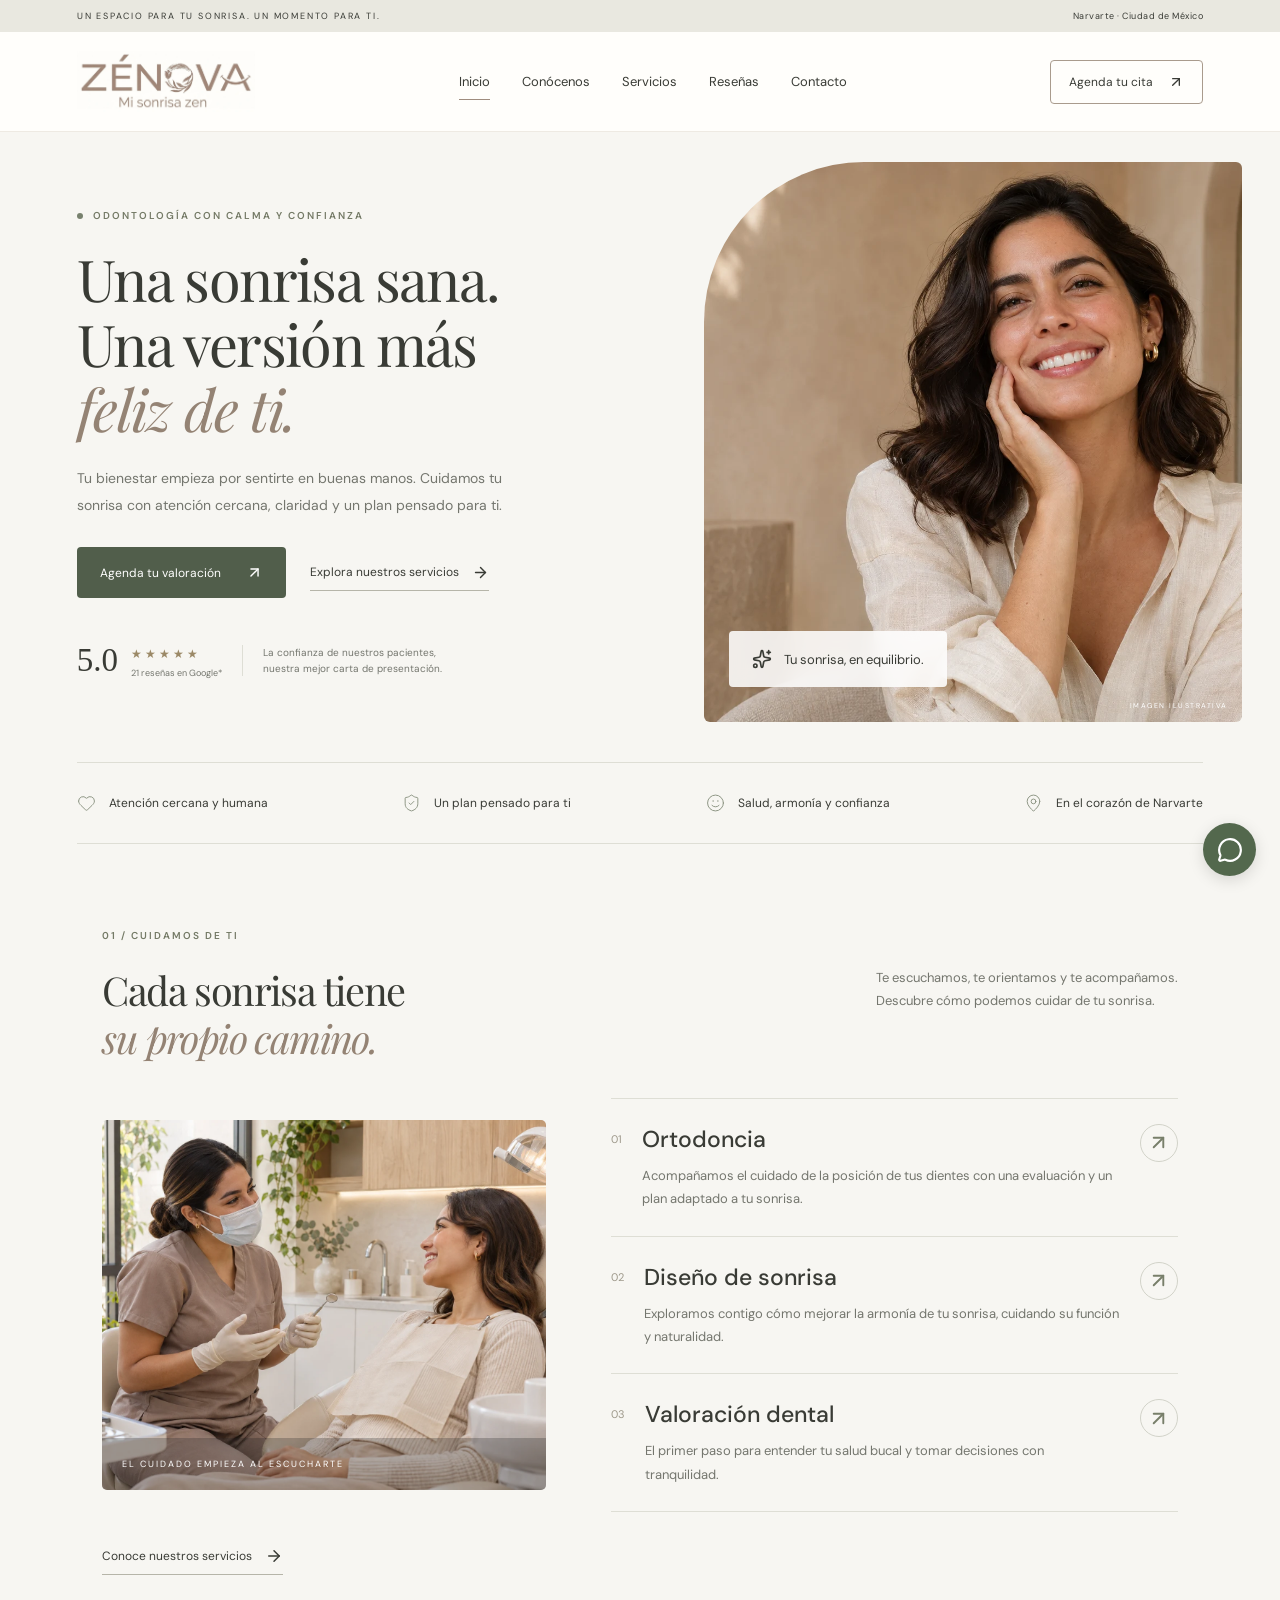
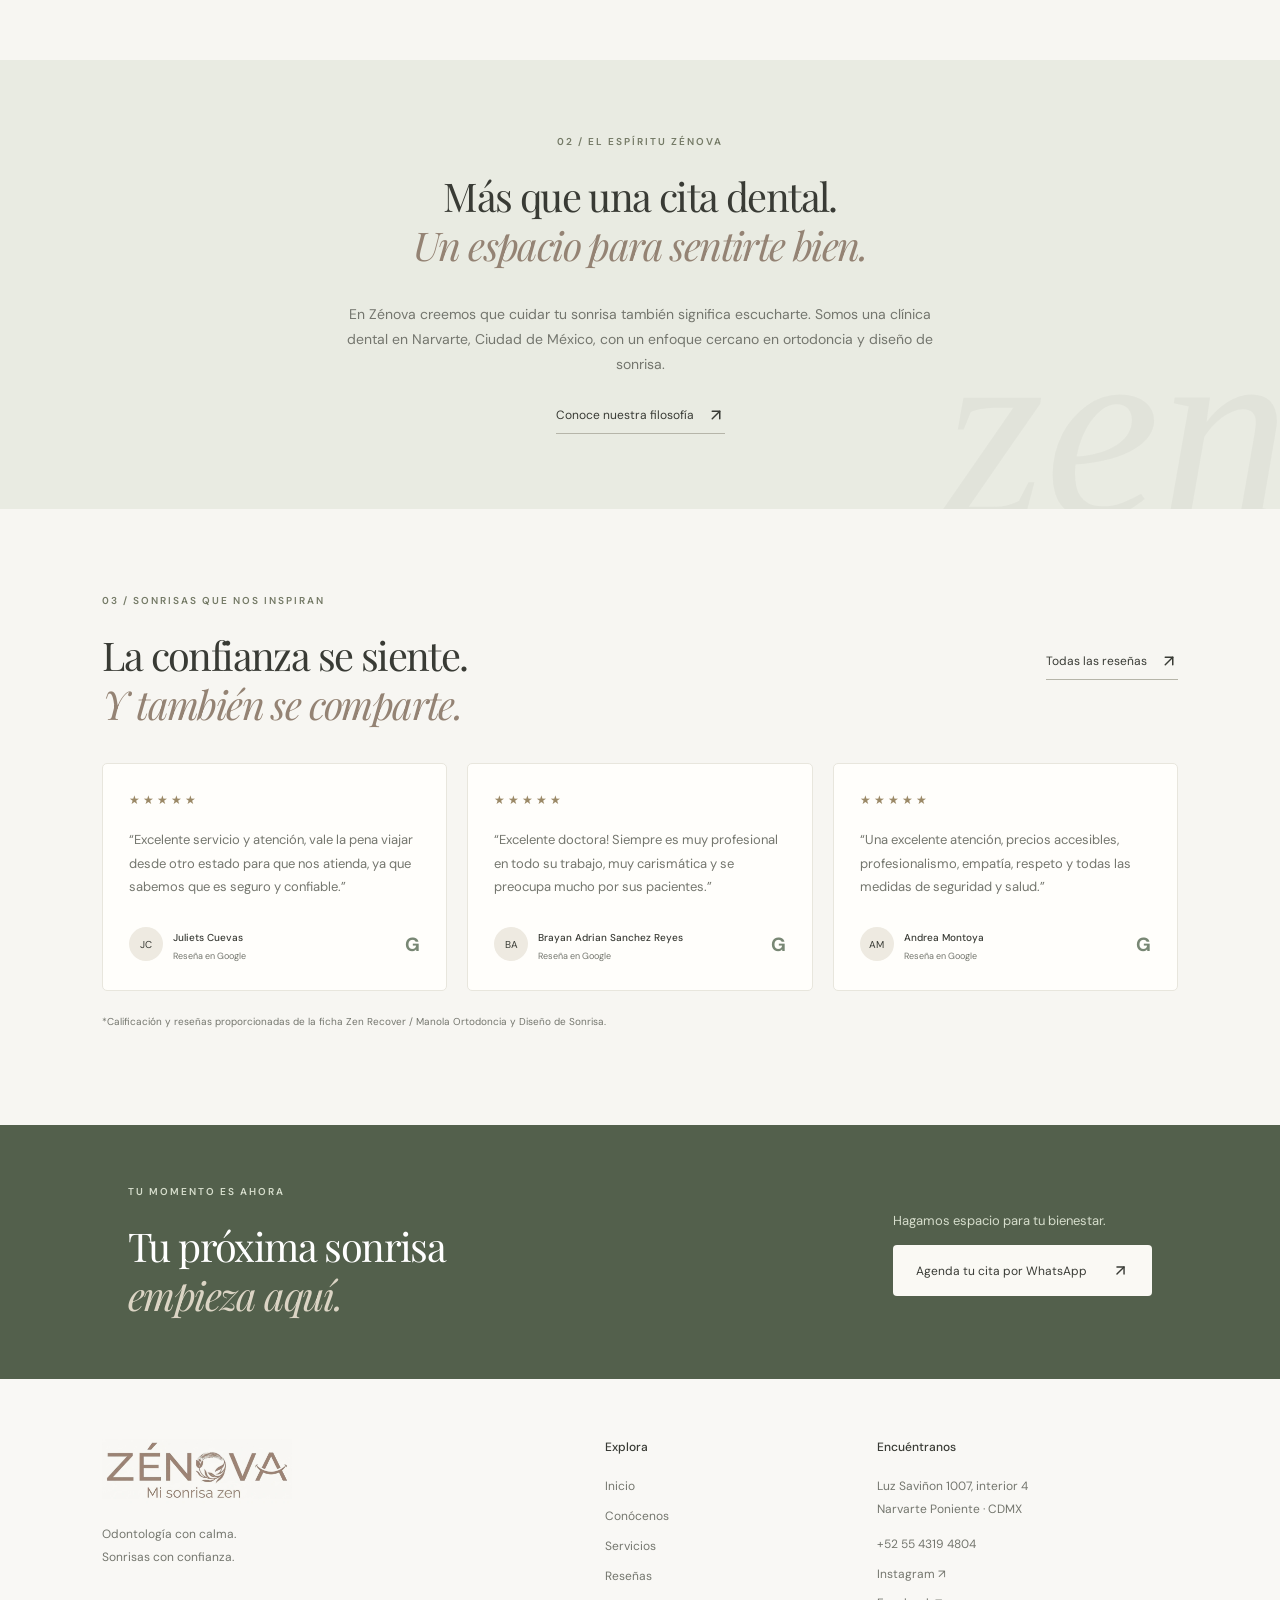
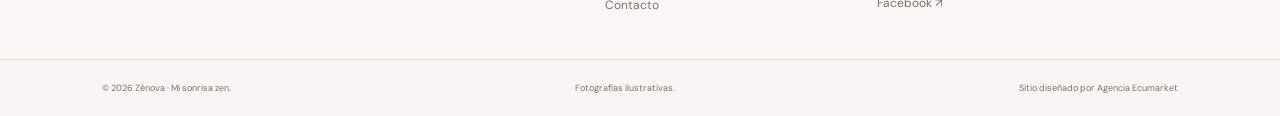
<file: index.html>
<!DOCTYPE html><html lang="es"><head><meta charset="utf-8"><meta name="viewport" content="width=device-width,initial-scale=1"><meta name="description" content="Zénova, clínica dental en Narvarte, Ciudad de México. Ortodoncia, diseño de sonrisa y atención cercana."><title>Zénova · Mi sonrisa zen</title><link rel="stylesheet" href="assets/styles.css"><script defer src="assets/site.js"></script></head><body><div class="topbar">UN ESPACIO PARA TU SONRISA. UN MOMENTO PARA TI. <span>Narvarte · Ciudad de México</span></div><header><a class="brand" href="index.html" aria-label="Zénova inicio"><img src="assets/logo.webp" alt="Zénova · Mi sonrisa zen"/></a><nav class=""><a class="active" href="index.html">Inicio</a><a class="" href="conocenos.html">Conócenos</a><a class="" href="servicios.html">Servicios</a><a class="" href="resenas.html">Reseñas</a><a class="" href="contacto.html">Contacto</a></nav><a class="header-cta" href="https://wa.me/525543194804" target="_blank" rel="noreferrer">Agenda tu cita <svg xmlns="http://www.w3.org/2000/svg" width="16" height="16" viewBox="0 0 24 24" fill="none" stroke="currentColor" stroke-width="2" stroke-linecap="round" stroke-linejoin="round" class="lucide lucide-arrow-up-right" aria-hidden="true"><path d="M7 7h10v10"></path><path d="M7 17 17 7"></path></svg></a><button class="menu" aria-label="Abrir menú"><svg xmlns="http://www.w3.org/2000/svg" width="24" height="24" viewBox="0 0 24 24" fill="none" stroke="currentColor" stroke-width="2" stroke-linecap="round" stroke-linejoin="round" class="lucide lucide-menu" aria-hidden="true"><path d="M4 5h16"></path><path d="M4 12h16"></path><path d="M4 19h16"></path></svg></button></header><main><section class="hero"><div class="hero-copy"><div class="eyebrow"><span></span> ODONTOLOGÍA CON CALMA Y CONFIANZA</div><h1>Una sonrisa sana.<br/>Una versión más<br/><em>feliz de ti.</em></h1><p>Tu bienestar empieza por sentirte en buenas manos. Cuidamos tu sonrisa con atención cercana, claridad y un plan pensado para ti.</p><div class="hero-actions"><a class="button " href="https://wa.me/525543194804" target="_blank" rel="noreferrer">Agenda tu valoración<svg xmlns="http://www.w3.org/2000/svg" width="17" height="17" viewBox="0 0 24 24" fill="none" stroke="currentColor" stroke-width="2" stroke-linecap="round" stroke-linejoin="round" class="lucide lucide-arrow-up-right" aria-hidden="true"><path d="M7 7h10v10"></path><path d="M7 17 17 7"></path></svg></a><a class="text-link" href="servicios.html">Explora nuestros servicios <svg xmlns="http://www.w3.org/2000/svg" width="17" height="17" viewBox="0 0 24 24" fill="none" stroke="currentColor" stroke-width="2" stroke-linecap="round" stroke-linejoin="round" class="lucide lucide-arrow-right" aria-hidden="true"><path d="M5 12h14"></path><path d="m12 5 7 7-7 7"></path></svg></a></div><div class="hero-rating"><span class="rating-number">5.0</span><div><span class="stars">★★★★★</span><small>21 reseñas en Google*</small></div><span class="rating-rule"></span><p>La confianza de nuestros pacientes,<br/>nuestra mejor carta de presentación.</p></div></div><div class="hero-photo"><img src="assets/hero.webp" alt="Sonrisa natural, imagen ilustrativa de Zénova"/><div class="photo-tag"><svg xmlns="http://www.w3.org/2000/svg" width="20" height="20" viewBox="0 0 24 24" fill="none" stroke="currentColor" stroke-width="2" stroke-linecap="round" stroke-linejoin="round" class="lucide lucide-sparkles" aria-hidden="true"><path d="M11.017 2.814a1 1 0 0 1 1.966 0l1.051 5.558a2 2 0 0 0 1.594 1.594l5.558 1.051a1 1 0 0 1 0 1.966l-5.558 1.051a2 2 0 0 0-1.594 1.594l-1.051 5.558a1 1 0 0 1-1.966 0l-1.051-5.558a2 2 0 0 0-1.594-1.594l-5.558-1.051a1 1 0 0 1 0-1.966l5.558-1.051a2 2 0 0 0 1.594-1.594z"></path><path d="M20 2v4"></path><path d="M22 4h-4"></path><circle cx="4" cy="20" r="2"></circle></svg><span>Tu sonrisa, en equilibrio.</span></div><span class="photo-note">IMAGEN ILUSTRATIVA</span></div></section><div class="benefits"><span><svg xmlns="http://www.w3.org/2000/svg" width="24" height="24" viewBox="0 0 24 24" fill="none" stroke="currentColor" stroke-width="2" stroke-linecap="round" stroke-linejoin="round" class="lucide lucide-heart" aria-hidden="true"><path d="M2 9.5a5.5 5.5 0 0 1 9.591-3.676.56.56 0 0 0 .818 0A5.49 5.49 0 0 1 22 9.5c0 2.29-1.5 4-3 5.5l-5.492 5.313a2 2 0 0 1-3 .019L5 15c-1.5-1.5-3-3.2-3-5.5"></path></svg>Atención cercana y humana</span><span><svg xmlns="http://www.w3.org/2000/svg" width="24" height="24" viewBox="0 0 24 24" fill="none" stroke="currentColor" stroke-width="2" stroke-linecap="round" stroke-linejoin="round" class="lucide lucide-shield-check" aria-hidden="true"><path d="M20 13c0 5-3.5 7.5-7.66 8.95a1 1 0 0 1-.67-.01C7.5 20.5 4 18 4 13V6a1 1 0 0 1 1-1c2 0 4.5-1.2 6.24-2.72a1.17 1.17 0 0 1 1.52 0C14.51 3.81 17 5 19 5a1 1 0 0 1 1 1z"></path><path d="m9 12 2 2 4-4"></path></svg>Un plan pensado para ti</span><span><svg xmlns="http://www.w3.org/2000/svg" width="24" height="24" viewBox="0 0 24 24" fill="none" stroke="currentColor" stroke-width="2" stroke-linecap="round" stroke-linejoin="round" class="lucide lucide-face-slightly-smiling" aria-hidden="true"><path d="M15 10V9"></path><path d="M16.472 15a6 6 0 01-8.943 0"></path><path d="M9 10V9"></path><circle cx="12" cy="12" r="10"></circle></svg>Salud, armonía y confianza</span><span><svg xmlns="http://www.w3.org/2000/svg" width="24" height="24" viewBox="0 0 24 24" fill="none" stroke="currentColor" stroke-width="2" stroke-linecap="round" stroke-linejoin="round" class="lucide lucide-map-pin" aria-hidden="true"><path d="M20 10c0 4.993-5.539 10.193-7.399 11.799a1 1 0 0 1-1.202 0C9.539 20.193 4 14.993 4 10a8 8 0 0 1 16 0"></path><circle cx="12" cy="10" r="3"></circle></svg>En el corazón de Narvarte</span></div><section class="section services-section"><div class="section-heading"><div><div class="eyebrow">01 / CUIDAMOS DE TI</div><h2>Cada sonrisa tiene<br/><em>su propio camino.</em></h2></div><p>Te escuchamos, te orientamos y te acompañamos.<br/>Descubre cómo podemos cuidar de tu sonrisa.</p></div><div class="services-layout"><div class="service-photo"><img src="assets/care.webp" alt="Consulta dental ilustrativa"/><span>EL CUIDADO EMPIEZA AL ESCUCHARTE</span></div><div class="service-list"><article><span class="num">01</span><div><h3>Ortodoncia</h3><p>Acompañamos el cuidado de la posición de tus dientes con una evaluación y un plan adaptado a tu sonrisa.</p></div><a aria-label="Consultar Ortodoncia" href="https://wa.me/525543194804?text=Hola%2C%20quiero%20informaci%C3%B3n%20de%20Ortodoncia" class="circle"><svg xmlns="http://www.w3.org/2000/svg" width="23" height="23" viewBox="0 0 24 24" fill="none" stroke="currentColor" stroke-width="2" stroke-linecap="round" stroke-linejoin="round" class="lucide lucide-arrow-up-right" aria-hidden="true"><path d="M7 7h10v10"></path><path d="M7 17 17 7"></path></svg></a></article><article><span class="num">02</span><div><h3>Diseño de sonrisa</h3><p>Exploramos contigo cómo mejorar la armonía de tu sonrisa, cuidando su función y naturalidad.</p></div><a aria-label="Consultar Diseño de sonrisa" href="https://wa.me/525543194804?text=Hola%2C%20quiero%20informaci%C3%B3n%20de%20Dise%C3%B1o%20de%20sonrisa" class="circle"><svg xmlns="http://www.w3.org/2000/svg" width="23" height="23" viewBox="0 0 24 24" fill="none" stroke="currentColor" stroke-width="2" stroke-linecap="round" stroke-linejoin="round" class="lucide lucide-arrow-up-right" aria-hidden="true"><path d="M7 7h10v10"></path><path d="M7 17 17 7"></path></svg></a></article><article><span class="num">03</span><div><h3>Valoración dental</h3><p>El primer paso para entender tu salud bucal y tomar decisiones con tranquilidad.</p></div><a aria-label="Consultar Valoración dental" href="https://wa.me/525543194804?text=Hola%2C%20quiero%20informaci%C3%B3n%20de%20Valoraci%C3%B3n%20dental" class="circle"><svg xmlns="http://www.w3.org/2000/svg" width="23" height="23" viewBox="0 0 24 24" fill="none" stroke="currentColor" stroke-width="2" stroke-linecap="round" stroke-linejoin="round" class="lucide lucide-arrow-up-right" aria-hidden="true"><path d="M7 7h10v10"></path><path d="M7 17 17 7"></path></svg></a></article></div></div><a class="text-link more" href="servicios.html">Conoce nuestros servicios <svg xmlns="http://www.w3.org/2000/svg" width="18" height="18" viewBox="0 0 24 24" fill="none" stroke="currentColor" stroke-width="2" stroke-linecap="round" stroke-linejoin="round" class="lucide lucide-arrow-right" aria-hidden="true"><path d="M5 12h14"></path><path d="m12 5 7 7-7 7"></path></svg></a></section><section class="about-band"><div class="eyebrow">02 / EL ESPÍRITU ZÉNOVA</div><h2>Más que una cita dental.<br/><em>Un espacio para sentirte bien.</em></h2><p>En Zénova creemos que cuidar tu sonrisa también significa escucharte. Somos una clínica dental en Narvarte, Ciudad de México, con un enfoque cercano en ortodoncia y diseño de sonrisa.</p><a class="text-link" href="conocenos.html">Conoce nuestra filosofía <svg xmlns="http://www.w3.org/2000/svg" width="18" height="18" viewBox="0 0 24 24" fill="none" stroke="currentColor" stroke-width="2" stroke-linecap="round" stroke-linejoin="round" class="lucide lucide-arrow-up-right" aria-hidden="true"><path d="M7 7h10v10"></path><path d="M7 17 17 7"></path></svg></a><span class="zen-mark">zen</span></section><section class="section"><div class="section-heading"><div><div class="eyebrow">03 / SONRISAS QUE NOS INSPIRAN</div><h2>La confianza se siente.<br/><em>Y también se comparte.</em></h2></div><a class="text-link" href="resenas.html">Todas las reseñas <svg xmlns="http://www.w3.org/2000/svg" width="18" height="18" viewBox="0 0 24 24" fill="none" stroke="currentColor" stroke-width="2" stroke-linecap="round" stroke-linejoin="round" class="lucide lucide-arrow-up-right" aria-hidden="true"><path d="M7 7h10v10"></path><path d="M7 17 17 7"></path></svg></a></div><div class="reviews"><article class="review"><div class="stars">★★★★★</div><p>“Excelente servicio y atención, vale la pena viajar desde otro estado para que nos atienda, ya que sabemos que es seguro y confiable.”</p><div class="reviewer"><span>JC</span><div><b>Juliets Cuevas</b><small>Reseña en Google</small></div><span class="google">G</span></div></article><article class="review"><div class="stars">★★★★★</div><p>“Excelente doctora! Siempre es muy profesional en todo su trabajo, muy carismática y se preocupa mucho por sus pacientes.”</p><div class="reviewer"><span>BA</span><div><b>Brayan Adrian Sanchez Reyes</b><small>Reseña en Google</small></div><span class="google">G</span></div></article><article class="review"><div class="stars">★★★★★</div><p>“Una excelente atención, precios accesibles, profesionalismo, empatía, respeto y todas las medidas de seguridad y salud.”</p><div class="reviewer"><span>AM</span><div><b>Andrea Montoya</b><small>Reseña en Google</small></div><span class="google">G</span></div></article></div><p class="source-note">*Calificación y reseñas proporcionadas de la ficha Zen Recover / Manola Ortodoncia y Diseño de Sonrisa.</p></section><section class="cta-band"><div><div class="eyebrow">TU MOMENTO ES AHORA</div><h2>Tu próxima sonrisa<br/><em>empieza aquí.</em></h2></div><div><p>Hagamos espacio para tu bienestar.</p><a class="button light" href="https://wa.me/525543194804" target="_blank" rel="noreferrer">Agenda tu cita por WhatsApp<svg xmlns="http://www.w3.org/2000/svg" width="17" height="17" viewBox="0 0 24 24" fill="none" stroke="currentColor" stroke-width="2" stroke-linecap="round" stroke-linejoin="round" class="lucide lucide-arrow-up-right" aria-hidden="true"><path d="M7 7h10v10"></path><path d="M7 17 17 7"></path></svg></a></div></section></main><footer><div class="footer-main"><div><img src="assets/logo.webp" alt="Zénova"/><p>Odontología con calma.<br/>Sonrisas con confianza.</p></div><div><h4>Explora</h4><a href="index.html">Inicio</a><a href="conocenos.html">Conócenos</a><a href="servicios.html">Servicios</a><a href="resenas.html">Reseñas</a><a href="contacto.html">Contacto</a></div><div><h4>Encuéntranos</h4><p>Luz Saviñon 1007, interior 4<br/>Narvarte Poniente · CDMX</p><a href="tel:+525543194804">+52 55 4319 4804</a><a href="https://www.instagram.com/zenova_cdmx/" target="_blank" rel="noreferrer">Instagram ↗</a><a href="https://www.facebook.com/manolaopthomzox" target="_blank" rel="noreferrer">Facebook ↗</a></div></div><div class="footer-bottom"><span>© 2026 Zénova · Mi sonrisa zen.</span><span>Fotografías ilustrativas.</span><a href="https://agenciaecumarket.com" target="_blank" rel="noreferrer">Sitio diseñado por Agencia Ecumarket</a></div></footer><a class="floating-wa" href="https://wa.me/525543194804" aria-label="Contactar por WhatsApp" target="_blank" rel="noreferrer"><svg xmlns="http://www.w3.org/2000/svg" width="26" height="26" viewBox="0 0 24 24" fill="none" stroke="currentColor" stroke-width="2" stroke-linecap="round" stroke-linejoin="round" class="lucide lucide-message-circle" aria-hidden="true"><path d="M2.992 16.342a2 2 0 0 1 .094 1.167l-1.065 3.29a1 1 0 0 0 1.236 1.168l3.413-.998a2 2 0 0 1 1.099.092 10 10 0 1 0-4.777-4.719"></path></svg></a></body></html>
</file>
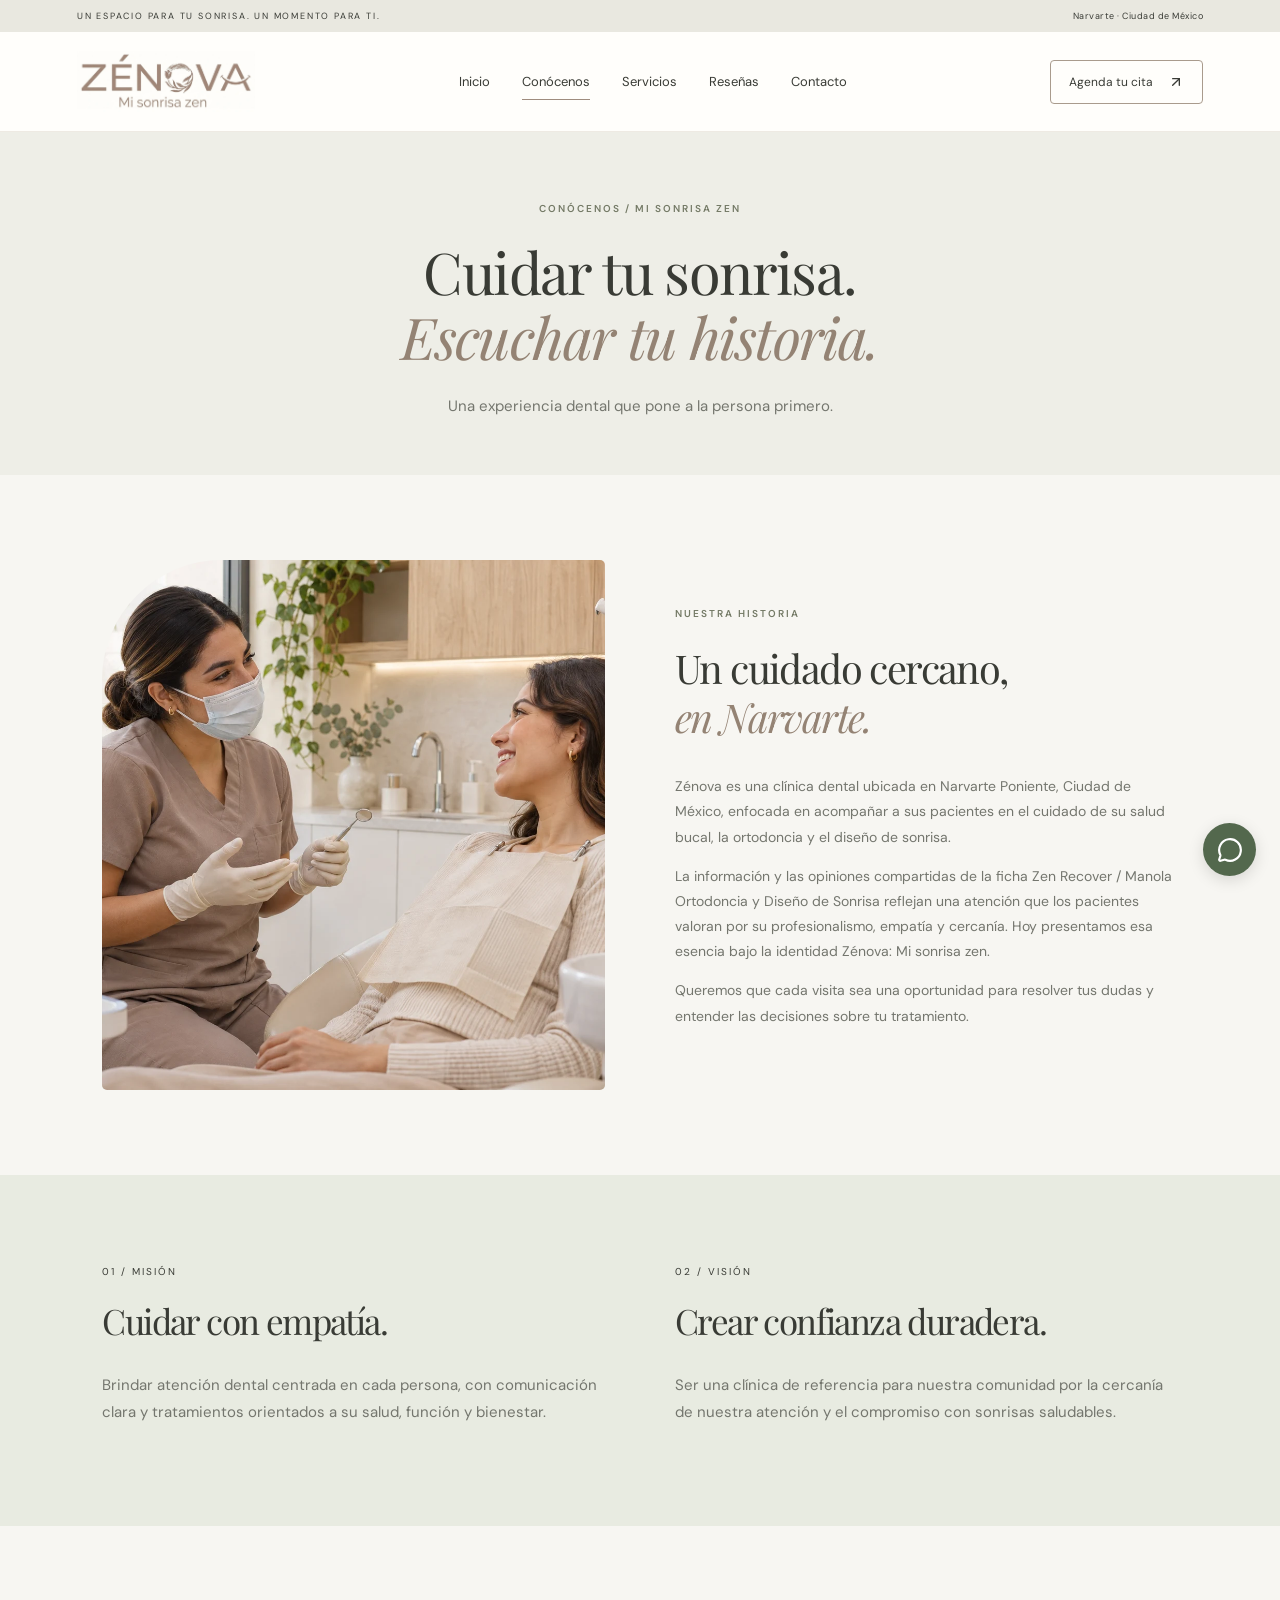
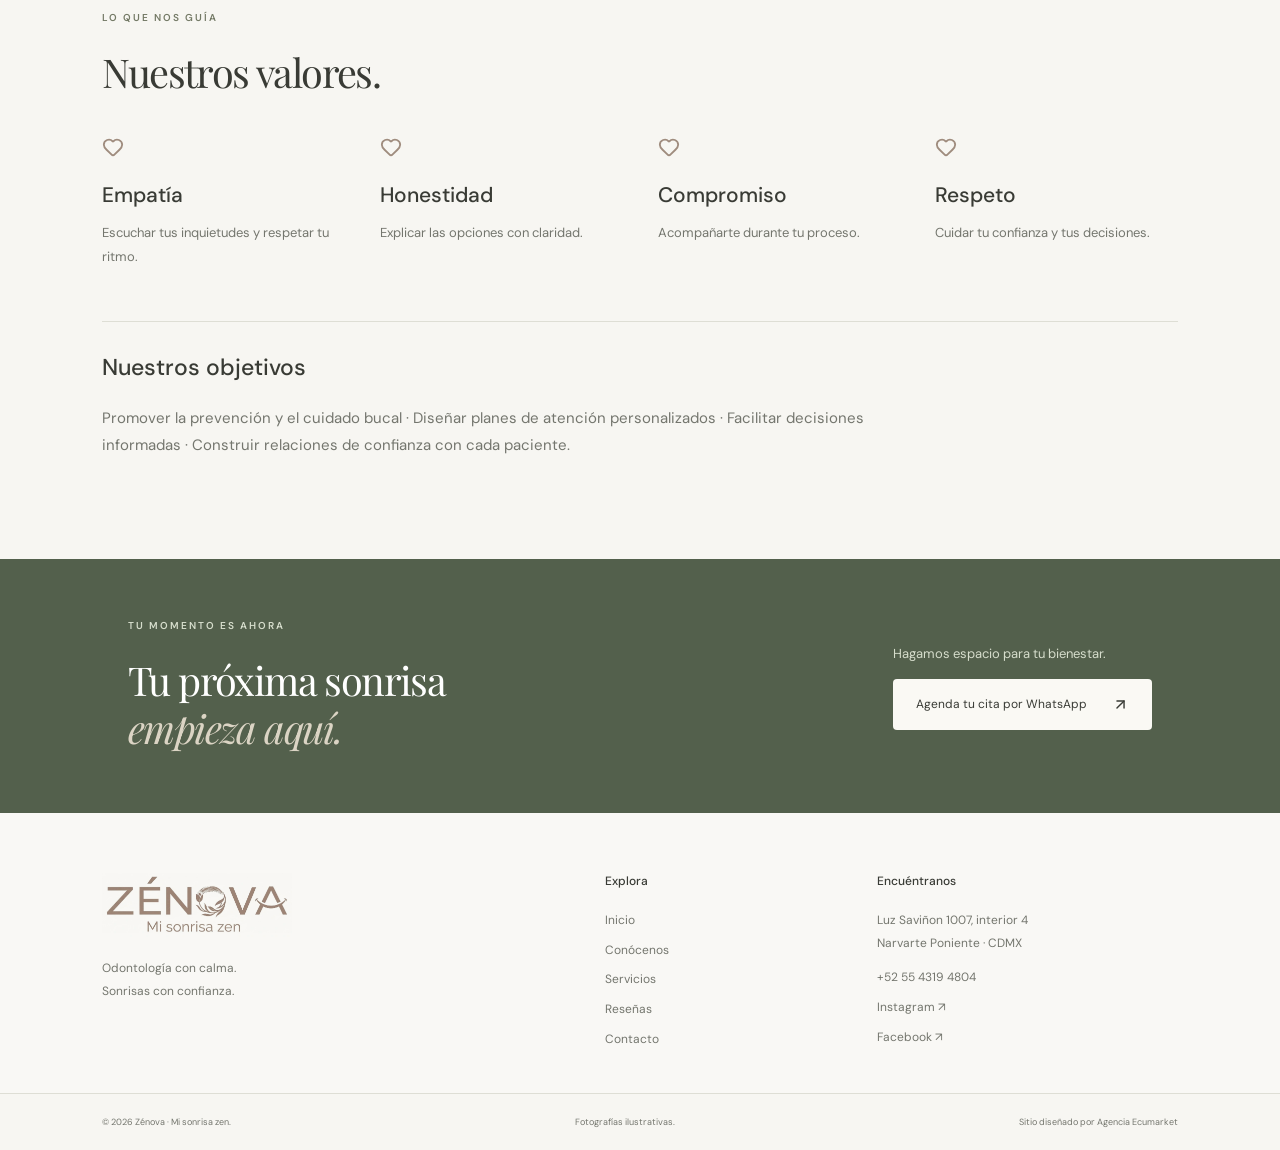
<file: conocenos.html>
<!DOCTYPE html><html lang="es"><head><meta charset="utf-8"><meta name="viewport" content="width=device-width,initial-scale=1"><meta name="description" content="Zénova, clínica dental en Narvarte, Ciudad de México. Ortodoncia, diseño de sonrisa y atención cercana."><title>Zénova · conocenos</title><link rel="stylesheet" href="assets/styles.css"><script defer src="assets/site.js"></script></head><body><div class="topbar">UN ESPACIO PARA TU SONRISA. UN MOMENTO PARA TI. <span>Narvarte · Ciudad de México</span></div><header><a class="brand" href="index.html" aria-label="Zénova inicio"><img src="assets/logo.webp" alt="Zénova · Mi sonrisa zen"/></a><nav class=""><a class="" href="index.html">Inicio</a><a class="active" href="conocenos.html">Conócenos</a><a class="" href="servicios.html">Servicios</a><a class="" href="resenas.html">Reseñas</a><a class="" href="contacto.html">Contacto</a></nav><a class="header-cta" href="https://wa.me/525543194804" target="_blank" rel="noreferrer">Agenda tu cita <svg xmlns="http://www.w3.org/2000/svg" width="16" height="16" viewBox="0 0 24 24" fill="none" stroke="currentColor" stroke-width="2" stroke-linecap="round" stroke-linejoin="round" class="lucide lucide-arrow-up-right" aria-hidden="true"><path d="M7 7h10v10"></path><path d="M7 17 17 7"></path></svg></a><button class="menu" aria-label="Abrir menú"><svg xmlns="http://www.w3.org/2000/svg" width="24" height="24" viewBox="0 0 24 24" fill="none" stroke="currentColor" stroke-width="2" stroke-linecap="round" stroke-linejoin="round" class="lucide lucide-menu" aria-hidden="true"><path d="M4 5h16"></path><path d="M4 12h16"></path><path d="M4 19h16"></path></svg></button></header><main><section class="page-intro"><div class="eyebrow">CONÓCENOS / MI SONRISA ZEN</div><h1>Cuidar tu sonrisa.<br/><em>Escuchar tu historia.</em></h1><p>Una experiencia dental que pone a la persona primero.</p></section><section class="section story"><img src="assets/care.webp" alt="Atención dental, fotografía ilustrativa"/><div><div class="eyebrow">NUESTRA HISTORIA</div><h2>Un cuidado cercano,<br/><em>en Narvarte.</em></h2><p>Zénova es una clínica dental ubicada en Narvarte Poniente, Ciudad de México, enfocada en acompañar a sus pacientes en el cuidado de su salud bucal, la ortodoncia y el diseño de sonrisa.</p><p>La información y las opiniones compartidas de la ficha Zen Recover / Manola Ortodoncia y Diseño de Sonrisa reflejan una atención que los pacientes valoran por su profesionalismo, empatía y cercanía. Hoy presentamos esa esencia bajo la identidad Zénova: Mi sonrisa zen.</p><p>Queremos que cada visita sea una oportunidad para resolver tus dudas y entender las decisiones sobre tu tratamiento.</p></div></section><section class="section philosophy"><article><span>01 / MISIÓN</span><h2>Cuidar con empatía.</h2><p>Brindar atención dental centrada en cada persona, con comunicación clara y tratamientos orientados a su salud, función y bienestar.</p></article><article><span>02 / VISIÓN</span><h2>Crear confianza duradera.</h2><p>Ser una clínica de referencia para nuestra comunidad por la cercanía de nuestra atención y el compromiso con sonrisas saludables.</p></article></section><section class="section"><div class="eyebrow">LO QUE NOS GUÍA</div><h2>Nuestros valores.</h2><div class="values"><article><svg xmlns="http://www.w3.org/2000/svg" width="22" height="22" viewBox="0 0 24 24" fill="none" stroke="currentColor" stroke-width="2" stroke-linecap="round" stroke-linejoin="round" class="lucide lucide-heart" aria-hidden="true"><path d="M2 9.5a5.5 5.5 0 0 1 9.591-3.676.56.56 0 0 0 .818 0A5.49 5.49 0 0 1 22 9.5c0 2.29-1.5 4-3 5.5l-5.492 5.313a2 2 0 0 1-3 .019L5 15c-1.5-1.5-3-3.2-3-5.5"></path></svg><h3>Empatía</h3><p>Escuchar tus inquietudes y respetar tu ritmo.</p></article><article><svg xmlns="http://www.w3.org/2000/svg" width="22" height="22" viewBox="0 0 24 24" fill="none" stroke="currentColor" stroke-width="2" stroke-linecap="round" stroke-linejoin="round" class="lucide lucide-heart" aria-hidden="true"><path d="M2 9.5a5.5 5.5 0 0 1 9.591-3.676.56.56 0 0 0 .818 0A5.49 5.49 0 0 1 22 9.5c0 2.29-1.5 4-3 5.5l-5.492 5.313a2 2 0 0 1-3 .019L5 15c-1.5-1.5-3-3.2-3-5.5"></path></svg><h3>Honestidad</h3><p>Explicar las opciones con claridad.</p></article><article><svg xmlns="http://www.w3.org/2000/svg" width="22" height="22" viewBox="0 0 24 24" fill="none" stroke="currentColor" stroke-width="2" stroke-linecap="round" stroke-linejoin="round" class="lucide lucide-heart" aria-hidden="true"><path d="M2 9.5a5.5 5.5 0 0 1 9.591-3.676.56.56 0 0 0 .818 0A5.49 5.49 0 0 1 22 9.5c0 2.29-1.5 4-3 5.5l-5.492 5.313a2 2 0 0 1-3 .019L5 15c-1.5-1.5-3-3.2-3-5.5"></path></svg><h3>Compromiso</h3><p>Acompañarte durante tu proceso.</p></article><article><svg xmlns="http://www.w3.org/2000/svg" width="22" height="22" viewBox="0 0 24 24" fill="none" stroke="currentColor" stroke-width="2" stroke-linecap="round" stroke-linejoin="round" class="lucide lucide-heart" aria-hidden="true"><path d="M2 9.5a5.5 5.5 0 0 1 9.591-3.676.56.56 0 0 0 .818 0A5.49 5.49 0 0 1 22 9.5c0 2.29-1.5 4-3 5.5l-5.492 5.313a2 2 0 0 1-3 .019L5 15c-1.5-1.5-3-3.2-3-5.5"></path></svg><h3>Respeto</h3><p>Cuidar tu confianza y tus decisiones.</p></article></div><div class="objectives"><h3>Nuestros objetivos</h3><p>Promover la prevención y el cuidado bucal · Diseñar planes de atención personalizados · Facilitar decisiones informadas · Construir relaciones de confianza con cada paciente.</p></div></section><section class="cta-band"><div><div class="eyebrow">TU MOMENTO ES AHORA</div><h2>Tu próxima sonrisa<br/><em>empieza aquí.</em></h2></div><div><p>Hagamos espacio para tu bienestar.</p><a class="button light" href="https://wa.me/525543194804" target="_blank" rel="noreferrer">Agenda tu cita por WhatsApp<svg xmlns="http://www.w3.org/2000/svg" width="17" height="17" viewBox="0 0 24 24" fill="none" stroke="currentColor" stroke-width="2" stroke-linecap="round" stroke-linejoin="round" class="lucide lucide-arrow-up-right" aria-hidden="true"><path d="M7 7h10v10"></path><path d="M7 17 17 7"></path></svg></a></div></section></main><footer><div class="footer-main"><div><img src="assets/logo.webp" alt="Zénova"/><p>Odontología con calma.<br/>Sonrisas con confianza.</p></div><div><h4>Explora</h4><a href="index.html">Inicio</a><a href="conocenos.html">Conócenos</a><a href="servicios.html">Servicios</a><a href="resenas.html">Reseñas</a><a href="contacto.html">Contacto</a></div><div><h4>Encuéntranos</h4><p>Luz Saviñon 1007, interior 4<br/>Narvarte Poniente · CDMX</p><a href="tel:+525543194804">+52 55 4319 4804</a><a href="https://www.instagram.com/zenova_cdmx/" target="_blank" rel="noreferrer">Instagram ↗</a><a href="https://www.facebook.com/manolaopthomzox" target="_blank" rel="noreferrer">Facebook ↗</a></div></div><div class="footer-bottom"><span>© 2026 Zénova · Mi sonrisa zen.</span><span>Fotografías ilustrativas.</span><a href="https://agenciaecumarket.com" target="_blank" rel="noreferrer">Sitio diseñado por Agencia Ecumarket</a></div></footer><a class="floating-wa" href="https://wa.me/525543194804" aria-label="Contactar por WhatsApp" target="_blank" rel="noreferrer"><svg xmlns="http://www.w3.org/2000/svg" width="26" height="26" viewBox="0 0 24 24" fill="none" stroke="currentColor" stroke-width="2" stroke-linecap="round" stroke-linejoin="round" class="lucide lucide-message-circle" aria-hidden="true"><path d="M2.992 16.342a2 2 0 0 1 .094 1.167l-1.065 3.29a1 1 0 0 0 1.236 1.168l3.413-.998a2 2 0 0 1 1.099.092 10 10 0 1 0-4.777-4.719"></path></svg></a></body></html>
</file>
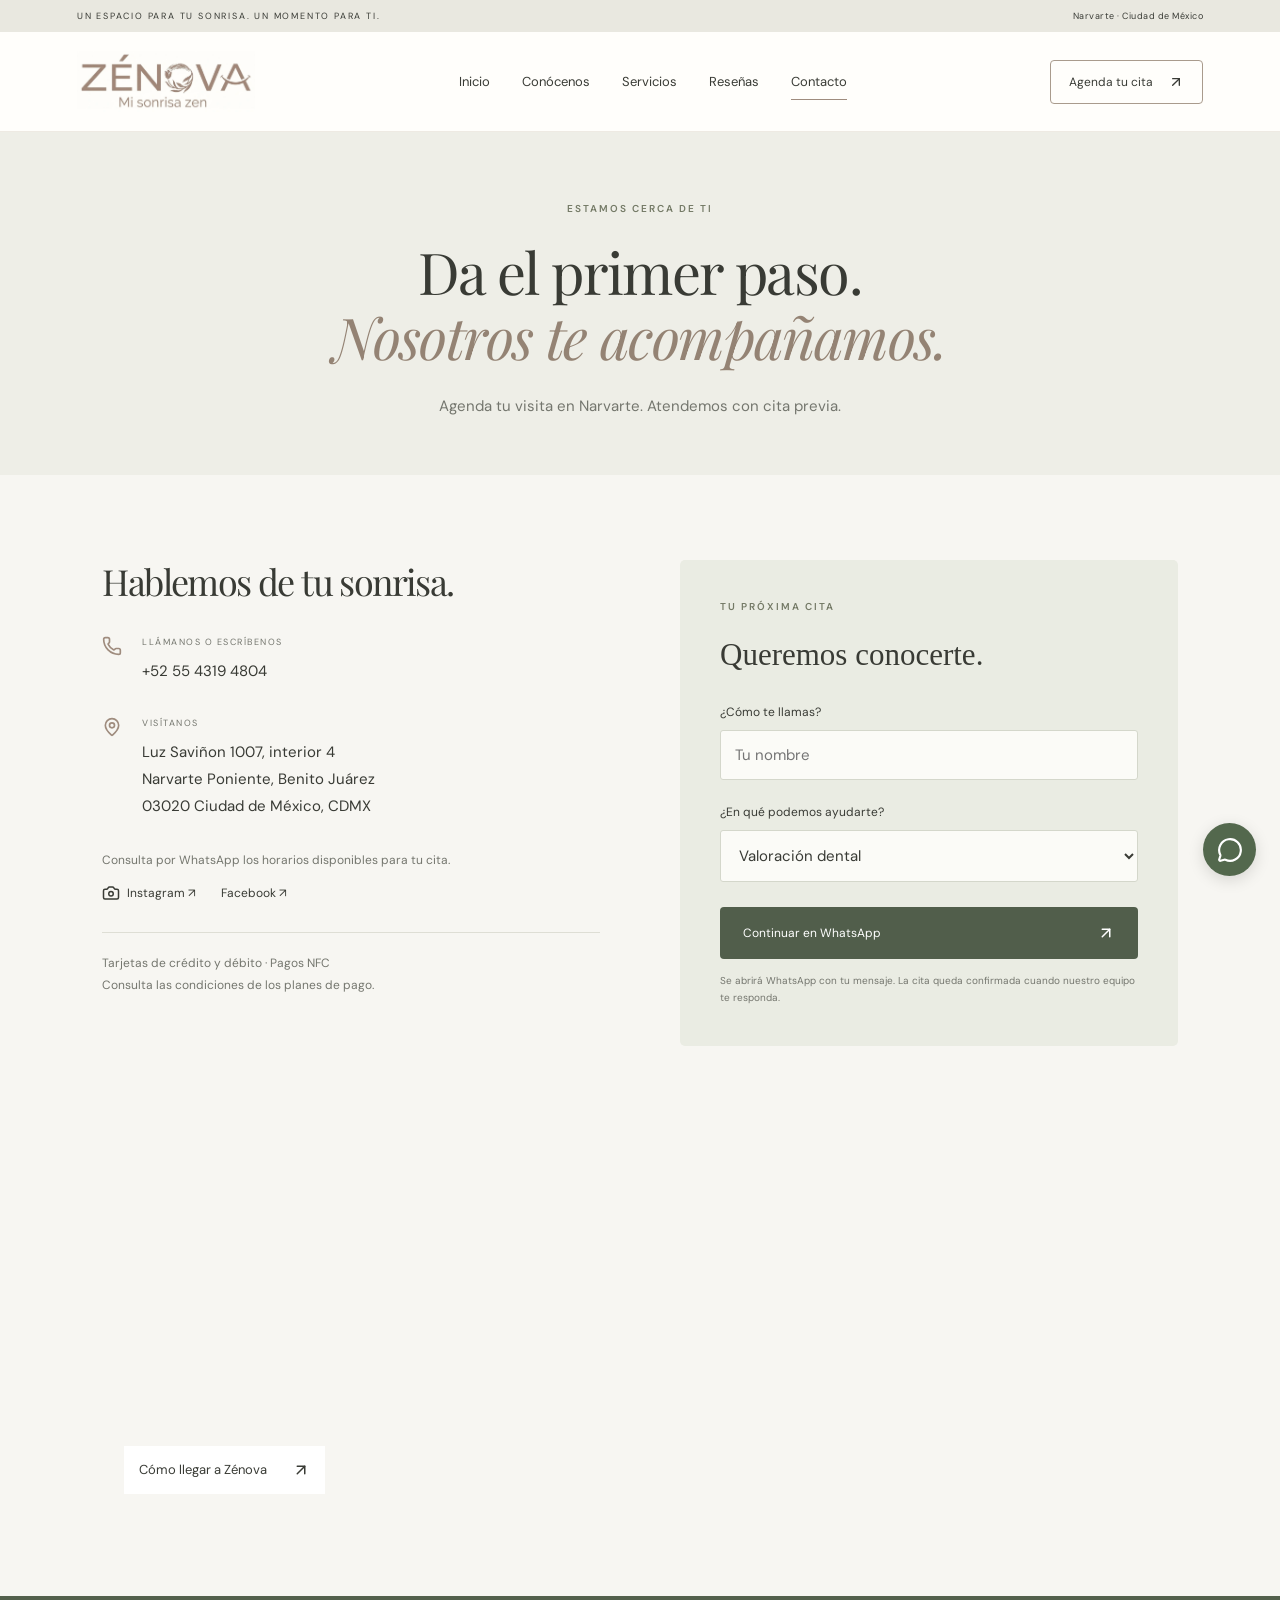
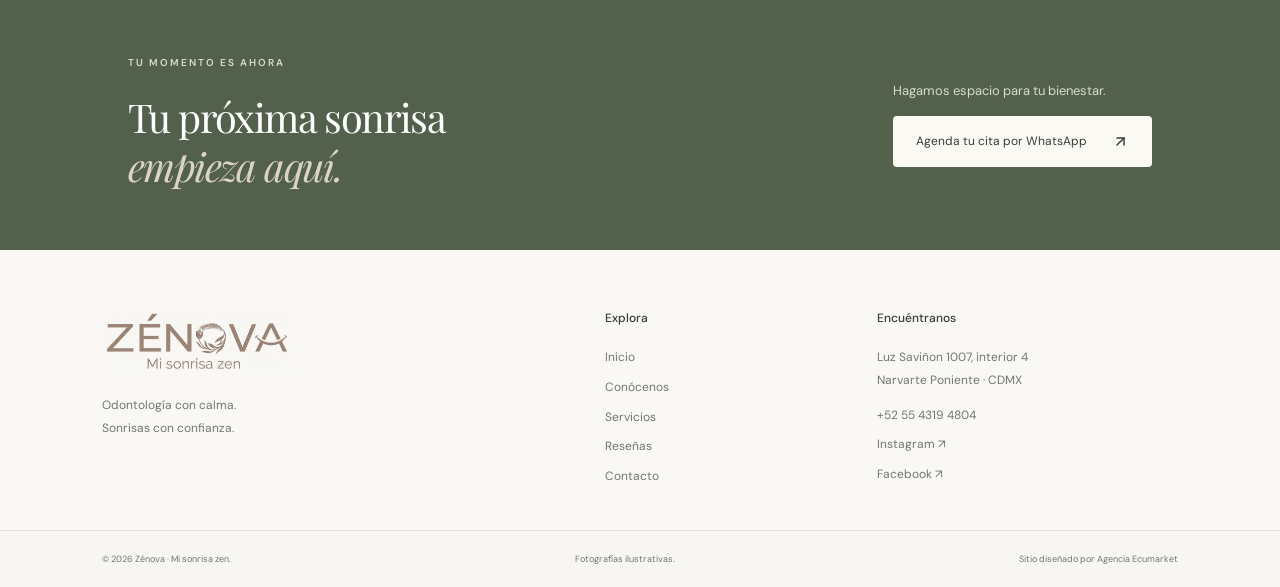
<file: contacto.html>
<!DOCTYPE html><html lang="es"><head><meta charset="utf-8"><meta name="viewport" content="width=device-width,initial-scale=1"><meta name="description" content="Zénova, clínica dental en Narvarte, Ciudad de México. Ortodoncia, diseño de sonrisa y atención cercana."><title>Zénova · contacto</title><link rel="stylesheet" href="assets/styles.css"><script defer src="assets/site.js"></script></head><body><div class="topbar">UN ESPACIO PARA TU SONRISA. UN MOMENTO PARA TI. <span>Narvarte · Ciudad de México</span></div><header><a class="brand" href="index.html" aria-label="Zénova inicio"><img src="assets/logo.webp" alt="Zénova · Mi sonrisa zen"/></a><nav class=""><a class="" href="index.html">Inicio</a><a class="" href="conocenos.html">Conócenos</a><a class="" href="servicios.html">Servicios</a><a class="" href="resenas.html">Reseñas</a><a class="active" href="contacto.html">Contacto</a></nav><a class="header-cta" href="https://wa.me/525543194804" target="_blank" rel="noreferrer">Agenda tu cita <svg xmlns="http://www.w3.org/2000/svg" width="16" height="16" viewBox="0 0 24 24" fill="none" stroke="currentColor" stroke-width="2" stroke-linecap="round" stroke-linejoin="round" class="lucide lucide-arrow-up-right" aria-hidden="true"><path d="M7 7h10v10"></path><path d="M7 17 17 7"></path></svg></a><button class="menu" aria-label="Abrir menú"><svg xmlns="http://www.w3.org/2000/svg" width="24" height="24" viewBox="0 0 24 24" fill="none" stroke="currentColor" stroke-width="2" stroke-linecap="round" stroke-linejoin="round" class="lucide lucide-menu" aria-hidden="true"><path d="M4 5h16"></path><path d="M4 12h16"></path><path d="M4 19h16"></path></svg></button></header><main><section class="page-intro"><div class="eyebrow">ESTAMOS CERCA DE TI</div><h1>Da el primer paso.<br/><em>Nosotros te acompañamos.</em></h1><p>Agenda tu visita en Narvarte. Atendemos con cita previa.</p></section><section class="section contact-grid"><div><h2>Hablemos de tu sonrisa.</h2><a class="contact-item" href="tel:+525543194804"><svg xmlns="http://www.w3.org/2000/svg" width="24" height="24" viewBox="0 0 24 24" fill="none" stroke="currentColor" stroke-width="2" stroke-linecap="round" stroke-linejoin="round" class="lucide lucide-phone" aria-hidden="true"><path d="M13.832 16.568a1 1 0 0 0 1.213-.303l.355-.465A2 2 0 0 1 17 15h3a2 2 0 0 1 2 2v3a2 2 0 0 1-2 2A18 18 0 0 1 2 4a2 2 0 0 1 2-2h3a2 2 0 0 1 2 2v3a2 2 0 0 1-.8 1.6l-.468.351a1 1 0 0 0-.292 1.233 14 14 0 0 0 6.392 6.384"></path></svg><span><small>LLÁMANOS O ESCRÍBENOS</small>+52 55 4319 4804</span></a><a class="contact-item" href="https://maps.app.goo.gl/117hZsTNdR3rVVxK7"><svg xmlns="http://www.w3.org/2000/svg" width="24" height="24" viewBox="0 0 24 24" fill="none" stroke="currentColor" stroke-width="2" stroke-linecap="round" stroke-linejoin="round" class="lucide lucide-map-pin" aria-hidden="true"><path d="M20 10c0 4.993-5.539 10.193-7.399 11.799a1 1 0 0 1-1.202 0C9.539 20.193 4 14.993 4 10a8 8 0 0 1 16 0"></path><circle cx="12" cy="10" r="3"></circle></svg><span><small>VISÍTANOS</small>Luz Saviñon 1007, interior 4<br/>Narvarte Poniente, Benito Juárez<br/>03020 Ciudad de México, CDMX</span></a><p>Consulta por WhatsApp los horarios disponibles para tu cita.</p><div class="socials"><a href="https://www.instagram.com/zenova_cdmx/" target="_blank" rel="noreferrer"><svg xmlns="http://www.w3.org/2000/svg" width="18" height="18" viewBox="0 0 24 24" fill="none" stroke="currentColor" stroke-width="2" stroke-linecap="round" stroke-linejoin="round" class="lucide lucide-camera" aria-hidden="true"><path d="M13.997 4a2 2 0 0 1 1.76 1.05l.486.9A2 2 0 0 0 18.003 7H20a2 2 0 0 1 2 2v9a2 2 0 0 1-2 2H4a2 2 0 0 1-2-2V9a2 2 0 0 1 2-2h1.997a2 2 0 0 0 1.759-1.048l.489-.904A2 2 0 0 1 10.004 4z"></path><circle cx="12" cy="13" r="3"></circle></svg>Instagram ↗</a><a href="https://www.facebook.com/manolaopthomzox" target="_blank" rel="noreferrer">Facebook ↗</a></div><p class="payments">Tarjetas de crédito y débito · Pagos NFC<br/>Consulta las condiciones de los planes de pago.</p></div><form><div class="eyebrow">TU PRÓXIMA CITA</div><h3>Queremos conocerte.</h3><label for="name">¿Cómo te llamas?</label><input id="name" required="" placeholder="Tu nombre" value=""/><label for="interest">¿En qué podemos ayudarte?</label><select id="interest"><option selected="">Valoración dental</option><option>Ortodoncia</option><option>Diseño de sonrisa</option><option>Otra consulta</option></select><button class="button" type="submit">Continuar en WhatsApp <svg xmlns="http://www.w3.org/2000/svg" width="18" height="18" viewBox="0 0 24 24" fill="none" stroke="currentColor" stroke-width="2" stroke-linecap="round" stroke-linejoin="round" class="lucide lucide-arrow-up-right" aria-hidden="true"><path d="M7 7h10v10"></path><path d="M7 17 17 7"></path></svg></button><small>Se abrirá WhatsApp con tu mensaje. La cita queda confirmada cuando nuestro equipo te responda.</small></form></section><section class="map-section"><iframe title="Ubicación de Zénova en Narvarte" src="https://www.google.com/maps/embed?pb=!1m18!1m12!1m3!1d3763.488412805943!2d-99.1611169!3d19.391292099999994!2m3!1f0!2f0!3f0!3m2!1i1024!2i768!4f13.1!3m3!1m2!1s0x85d1ffca5389abd3%3A0x860d8fb8ec4b65bf!2sZen%20Recover%20%2F%20Manola%20Ortodoncia%20y%20Dise%C3%B1o%20de%20Sonrisa!5e0!3m2!1ses!2sec!4v1794258277000!5m2!1ses!2sec" loading="lazy" referrerPolicy="strict-origin-when-cross-origin" allowFullScreen=""></iframe><a href="https://maps.app.goo.gl/117hZsTNdR3rVVxK7" target="_blank" rel="noreferrer">Cómo llegar a Zénova <svg xmlns="http://www.w3.org/2000/svg" width="18" height="18" viewBox="0 0 24 24" fill="none" stroke="currentColor" stroke-width="2" stroke-linecap="round" stroke-linejoin="round" class="lucide lucide-arrow-up-right" aria-hidden="true"><path d="M7 7h10v10"></path><path d="M7 17 17 7"></path></svg></a></section><section class="cta-band"><div><div class="eyebrow">TU MOMENTO ES AHORA</div><h2>Tu próxima sonrisa<br/><em>empieza aquí.</em></h2></div><div><p>Hagamos espacio para tu bienestar.</p><a class="button light" href="https://wa.me/525543194804" target="_blank" rel="noreferrer">Agenda tu cita por WhatsApp<svg xmlns="http://www.w3.org/2000/svg" width="17" height="17" viewBox="0 0 24 24" fill="none" stroke="currentColor" stroke-width="2" stroke-linecap="round" stroke-linejoin="round" class="lucide lucide-arrow-up-right" aria-hidden="true"><path d="M7 7h10v10"></path><path d="M7 17 17 7"></path></svg></a></div></section></main><footer><div class="footer-main"><div><img src="assets/logo.webp" alt="Zénova"/><p>Odontología con calma.<br/>Sonrisas con confianza.</p></div><div><h4>Explora</h4><a href="index.html">Inicio</a><a href="conocenos.html">Conócenos</a><a href="servicios.html">Servicios</a><a href="resenas.html">Reseñas</a><a href="contacto.html">Contacto</a></div><div><h4>Encuéntranos</h4><p>Luz Saviñon 1007, interior 4<br/>Narvarte Poniente · CDMX</p><a href="tel:+525543194804">+52 55 4319 4804</a><a href="https://www.instagram.com/zenova_cdmx/" target="_blank" rel="noreferrer">Instagram ↗</a><a href="https://www.facebook.com/manolaopthomzox" target="_blank" rel="noreferrer">Facebook ↗</a></div></div><div class="footer-bottom"><span>© 2026 Zénova · Mi sonrisa zen.</span><span>Fotografías ilustrativas.</span><a href="https://agenciaecumarket.com" target="_blank" rel="noreferrer">Sitio diseñado por Agencia Ecumarket</a></div></footer><a class="floating-wa" href="https://wa.me/525543194804" aria-label="Contactar por WhatsApp" target="_blank" rel="noreferrer"><svg xmlns="http://www.w3.org/2000/svg" width="26" height="26" viewBox="0 0 24 24" fill="none" stroke="currentColor" stroke-width="2" stroke-linecap="round" stroke-linejoin="round" class="lucide lucide-message-circle" aria-hidden="true"><path d="M2.992 16.342a2 2 0 0 1 .094 1.167l-1.065 3.29a1 1 0 0 0 1.236 1.168l3.413-.998a2 2 0 0 1 1.099.092 10 10 0 1 0-4.777-4.719"></path></svg></a></body></html>
</file>
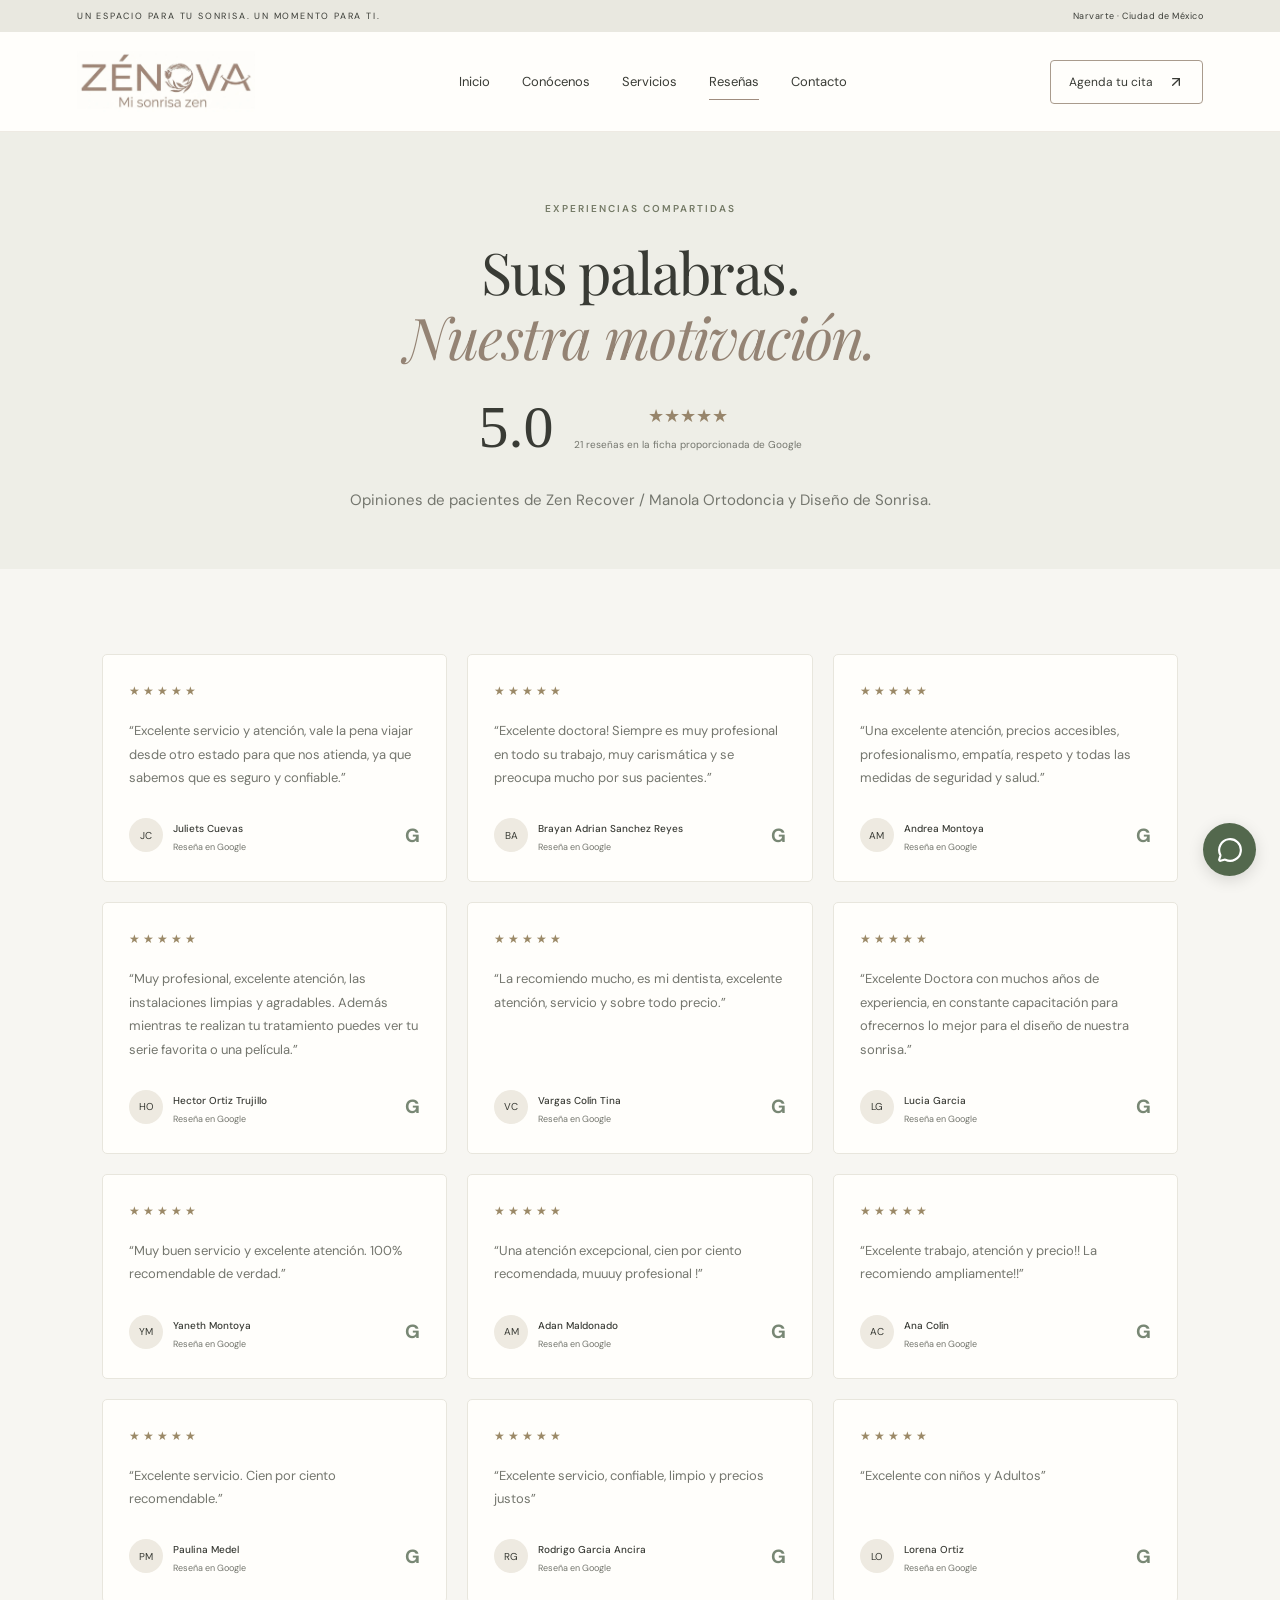
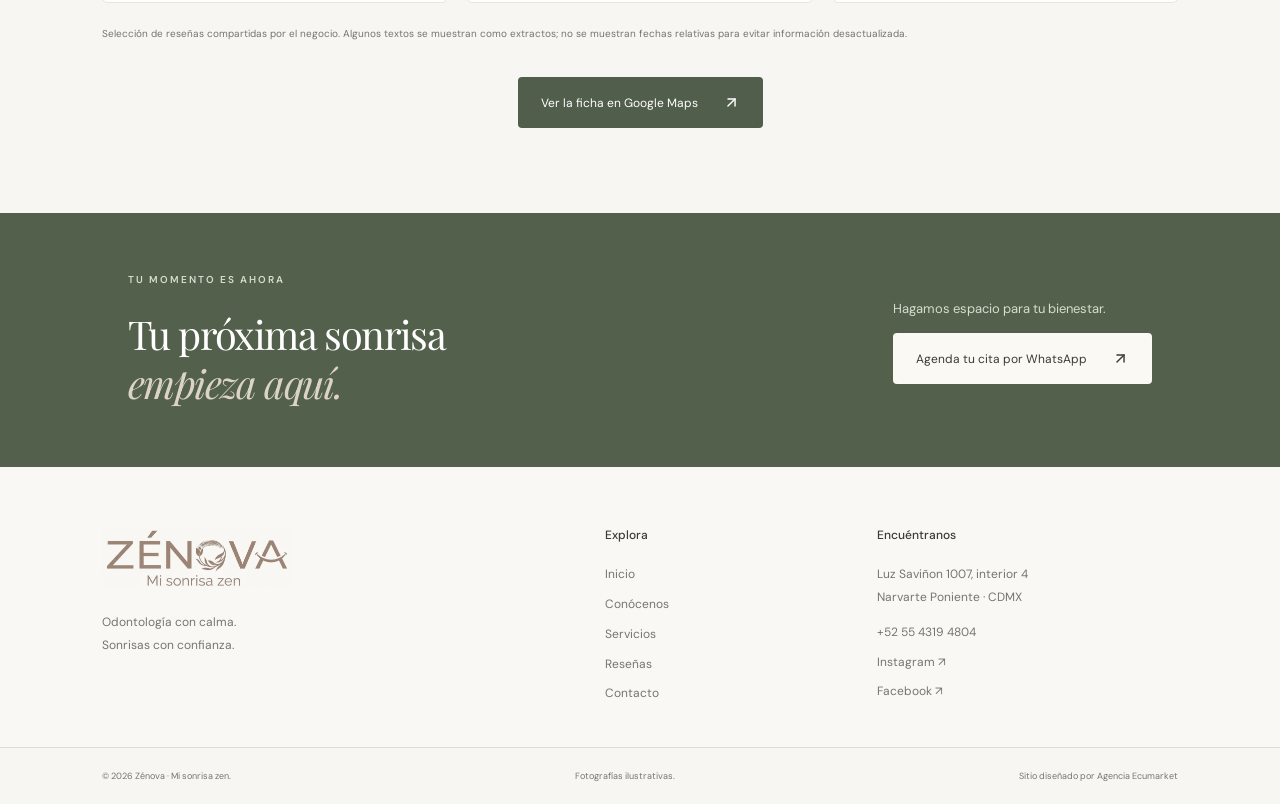
<file: resenas.html>
<!DOCTYPE html><html lang="es"><head><meta charset="utf-8"><meta name="viewport" content="width=device-width,initial-scale=1"><meta name="description" content="Zénova, clínica dental en Narvarte, Ciudad de México. Ortodoncia, diseño de sonrisa y atención cercana."><title>Zénova · resenas</title><link rel="stylesheet" href="assets/styles.css"><script defer src="assets/site.js"></script></head><body><div class="topbar">UN ESPACIO PARA TU SONRISA. UN MOMENTO PARA TI. <span>Narvarte · Ciudad de México</span></div><header><a class="brand" href="index.html" aria-label="Zénova inicio"><img src="assets/logo.webp" alt="Zénova · Mi sonrisa zen"/></a><nav class=""><a class="" href="index.html">Inicio</a><a class="" href="conocenos.html">Conócenos</a><a class="" href="servicios.html">Servicios</a><a class="active" href="resenas.html">Reseñas</a><a class="" href="contacto.html">Contacto</a></nav><a class="header-cta" href="https://wa.me/525543194804" target="_blank" rel="noreferrer">Agenda tu cita <svg xmlns="http://www.w3.org/2000/svg" width="16" height="16" viewBox="0 0 24 24" fill="none" stroke="currentColor" stroke-width="2" stroke-linecap="round" stroke-linejoin="round" class="lucide lucide-arrow-up-right" aria-hidden="true"><path d="M7 7h10v10"></path><path d="M7 17 17 7"></path></svg></a><button class="menu" aria-label="Abrir menú"><svg xmlns="http://www.w3.org/2000/svg" width="24" height="24" viewBox="0 0 24 24" fill="none" stroke="currentColor" stroke-width="2" stroke-linecap="round" stroke-linejoin="round" class="lucide lucide-menu" aria-hidden="true"><path d="M4 5h16"></path><path d="M4 12h16"></path><path d="M4 19h16"></path></svg></button></header><main><section class="page-intro"><div class="eyebrow">EXPERIENCIAS COMPARTIDAS</div><h1>Sus palabras.<br/><em>Nuestra motivación.</em></h1><div class="big-rating">5.0 <span>★★★★★<small>21 reseñas en la ficha proporcionada de Google</small></span></div><p>Opiniones de pacientes de Zen Recover / Manola Ortodoncia y Diseño de Sonrisa.</p></section><section class="section"><div class="reviews"><article class="review"><div class="stars">★★★★★</div><p>“Excelente servicio y atención, vale la pena viajar desde otro estado para que nos atienda, ya que sabemos que es seguro y confiable.”</p><div class="reviewer"><span>JC</span><div><b>Juliets Cuevas</b><small>Reseña en Google</small></div><span class="google">G</span></div></article><article class="review"><div class="stars">★★★★★</div><p>“Excelente doctora! Siempre es muy profesional en todo su trabajo, muy carismática y se preocupa mucho por sus pacientes.”</p><div class="reviewer"><span>BA</span><div><b>Brayan Adrian Sanchez Reyes</b><small>Reseña en Google</small></div><span class="google">G</span></div></article><article class="review"><div class="stars">★★★★★</div><p>“Una excelente atención, precios accesibles, profesionalismo, empatía, respeto y todas las medidas de seguridad y salud.”</p><div class="reviewer"><span>AM</span><div><b>Andrea Montoya</b><small>Reseña en Google</small></div><span class="google">G</span></div></article><article class="review"><div class="stars">★★★★★</div><p>“Muy profesional, excelente atención, las instalaciones limpias y agradables. Además mientras te realizan tu tratamiento puedes ver tu serie favorita o una película.”</p><div class="reviewer"><span>HO</span><div><b>Hector Ortiz Trujillo</b><small>Reseña en Google</small></div><span class="google">G</span></div></article><article class="review"><div class="stars">★★★★★</div><p>“La recomiendo mucho, es mi dentista, excelente atención, servicio y sobre todo precio.”</p><div class="reviewer"><span>VC</span><div><b>Vargas Colín Tina</b><small>Reseña en Google</small></div><span class="google">G</span></div></article><article class="review"><div class="stars">★★★★★</div><p>“Excelente Doctora con muchos años de experiencia, en constante capacitación para ofrecernos lo mejor para el diseño de nuestra sonrisa.”</p><div class="reviewer"><span>LG</span><div><b>Lucia Garcia</b><small>Reseña en Google</small></div><span class="google">G</span></div></article><article class="review"><div class="stars">★★★★★</div><p>“Muy buen servicio y excelente atención. 100% recomendable de verdad.”</p><div class="reviewer"><span>YM</span><div><b>Yaneth Montoya</b><small>Reseña en Google</small></div><span class="google">G</span></div></article><article class="review"><div class="stars">★★★★★</div><p>“Una atención excepcional, cien por ciento recomendada, muuuy profesional !”</p><div class="reviewer"><span>AM</span><div><b>Adan Maldonado</b><small>Reseña en Google</small></div><span class="google">G</span></div></article><article class="review"><div class="stars">★★★★★</div><p>“Excelente trabajo, atención y precio!! La recomiendo ampliamente!!”</p><div class="reviewer"><span>AC</span><div><b>Ana Colín</b><small>Reseña en Google</small></div><span class="google">G</span></div></article><article class="review"><div class="stars">★★★★★</div><p>“Excelente servicio. Cien por ciento recomendable.”</p><div class="reviewer"><span>PM</span><div><b>Paulina Medel</b><small>Reseña en Google</small></div><span class="google">G</span></div></article><article class="review"><div class="stars">★★★★★</div><p>“Excelente servicio, confiable, limpio y precios justos”</p><div class="reviewer"><span>RG</span><div><b>Rodrigo Garcia Ancira</b><small>Reseña en Google</small></div><span class="google">G</span></div></article><article class="review"><div class="stars">★★★★★</div><p>“Excelente con niños y Adultos”</p><div class="reviewer"><span>LO</span><div><b>Lorena Ortiz</b><small>Reseña en Google</small></div><span class="google">G</span></div></article></div><p class="source-note">Selección de reseñas compartidas por el negocio. Algunos textos se muestran como extractos; no se muestran fechas relativas para evitar información desactualizada.</p><div class="center"><a class="button " href="https://maps.app.goo.gl/117hZsTNdR3rVVxK7" target="_blank" rel="noreferrer">Ver la ficha en Google Maps<svg xmlns="http://www.w3.org/2000/svg" width="17" height="17" viewBox="0 0 24 24" fill="none" stroke="currentColor" stroke-width="2" stroke-linecap="round" stroke-linejoin="round" class="lucide lucide-arrow-up-right" aria-hidden="true"><path d="M7 7h10v10"></path><path d="M7 17 17 7"></path></svg></a></div></section><section class="cta-band"><div><div class="eyebrow">TU MOMENTO ES AHORA</div><h2>Tu próxima sonrisa<br/><em>empieza aquí.</em></h2></div><div><p>Hagamos espacio para tu bienestar.</p><a class="button light" href="https://wa.me/525543194804" target="_blank" rel="noreferrer">Agenda tu cita por WhatsApp<svg xmlns="http://www.w3.org/2000/svg" width="17" height="17" viewBox="0 0 24 24" fill="none" stroke="currentColor" stroke-width="2" stroke-linecap="round" stroke-linejoin="round" class="lucide lucide-arrow-up-right" aria-hidden="true"><path d="M7 7h10v10"></path><path d="M7 17 17 7"></path></svg></a></div></section></main><footer><div class="footer-main"><div><img src="assets/logo.webp" alt="Zénova"/><p>Odontología con calma.<br/>Sonrisas con confianza.</p></div><div><h4>Explora</h4><a href="index.html">Inicio</a><a href="conocenos.html">Conócenos</a><a href="servicios.html">Servicios</a><a href="resenas.html">Reseñas</a><a href="contacto.html">Contacto</a></div><div><h4>Encuéntranos</h4><p>Luz Saviñon 1007, interior 4<br/>Narvarte Poniente · CDMX</p><a href="tel:+525543194804">+52 55 4319 4804</a><a href="https://www.instagram.com/zenova_cdmx/" target="_blank" rel="noreferrer">Instagram ↗</a><a href="https://www.facebook.com/manolaopthomzox" target="_blank" rel="noreferrer">Facebook ↗</a></div></div><div class="footer-bottom"><span>© 2026 Zénova · Mi sonrisa zen.</span><span>Fotografías ilustrativas.</span><a href="https://agenciaecumarket.com" target="_blank" rel="noreferrer">Sitio diseñado por Agencia Ecumarket</a></div></footer><a class="floating-wa" href="https://wa.me/525543194804" aria-label="Contactar por WhatsApp" target="_blank" rel="noreferrer"><svg xmlns="http://www.w3.org/2000/svg" width="26" height="26" viewBox="0 0 24 24" fill="none" stroke="currentColor" stroke-width="2" stroke-linecap="round" stroke-linejoin="round" class="lucide lucide-message-circle" aria-hidden="true"><path d="M2.992 16.342a2 2 0 0 1 .094 1.167l-1.065 3.29a1 1 0 0 0 1.236 1.168l3.413-.998a2 2 0 0 1 1.099.092 10 10 0 1 0-4.777-4.719"></path></svg></a></body></html>
</file>
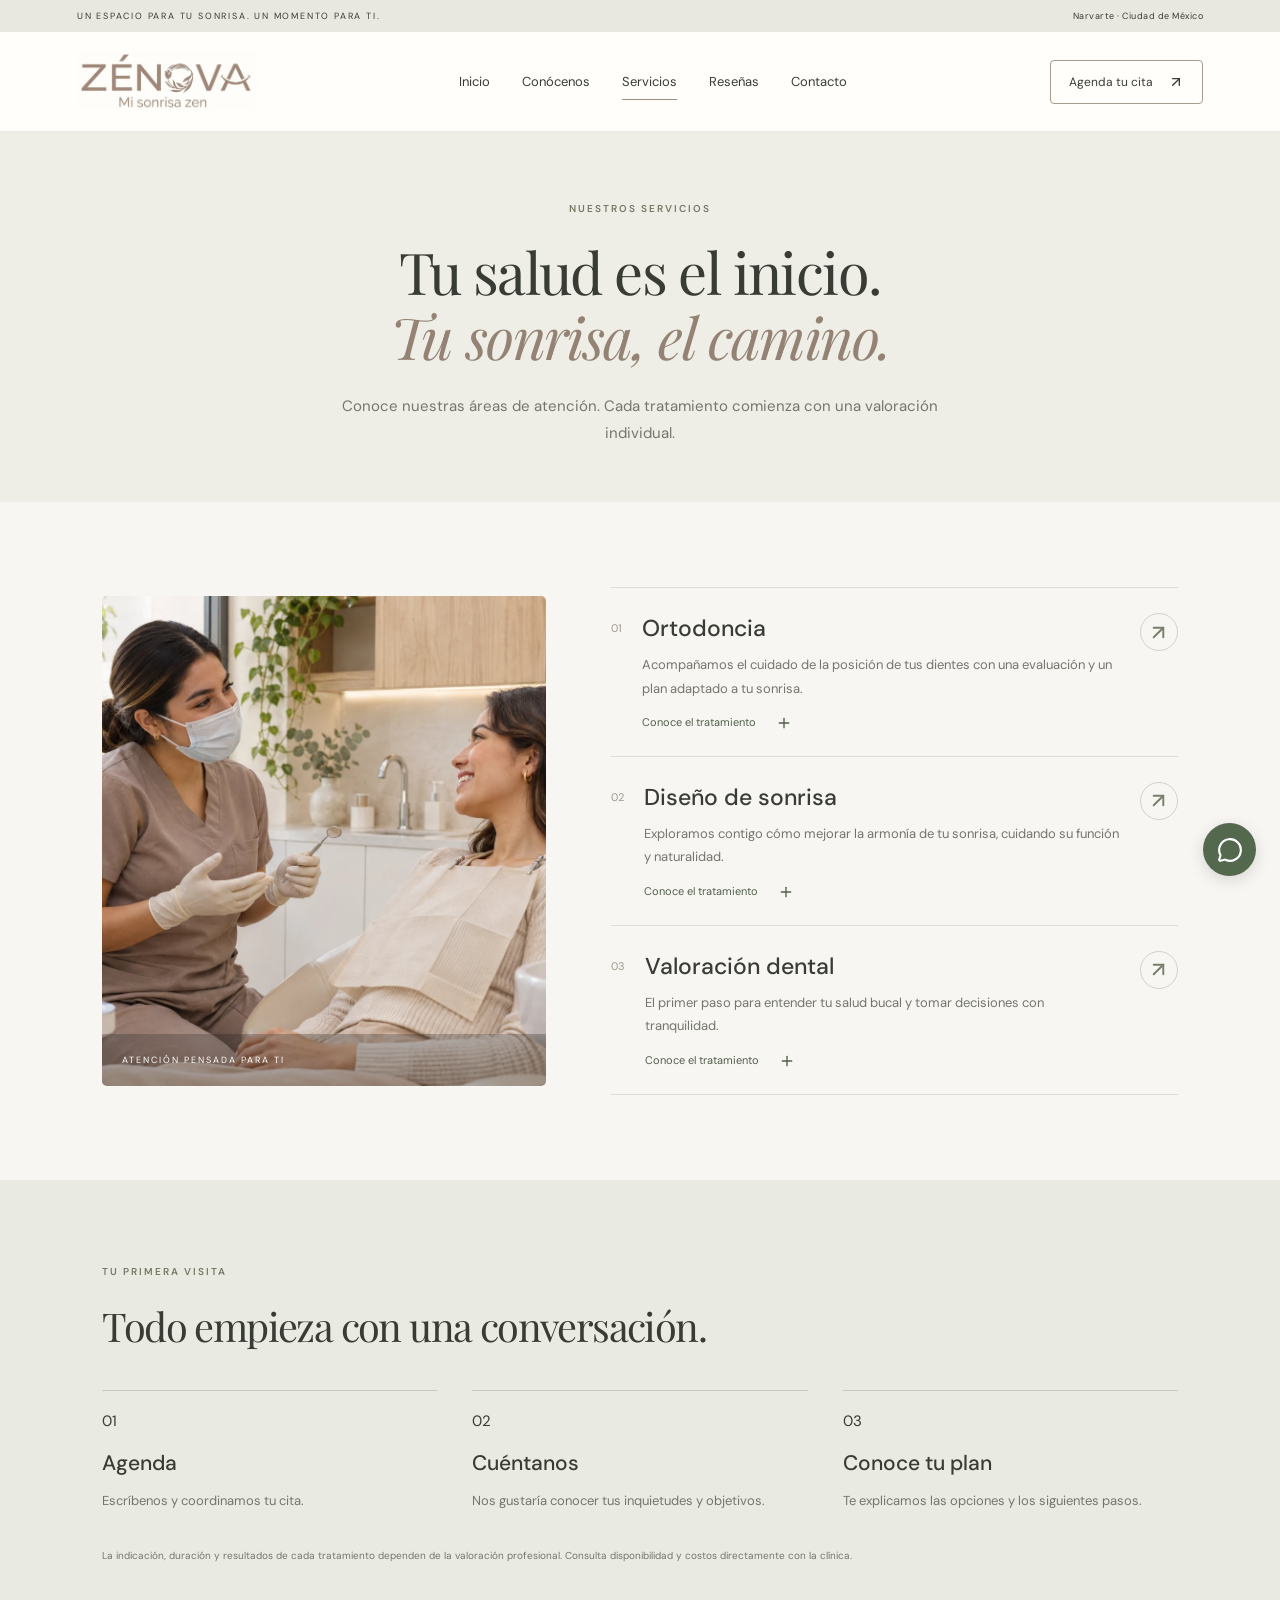
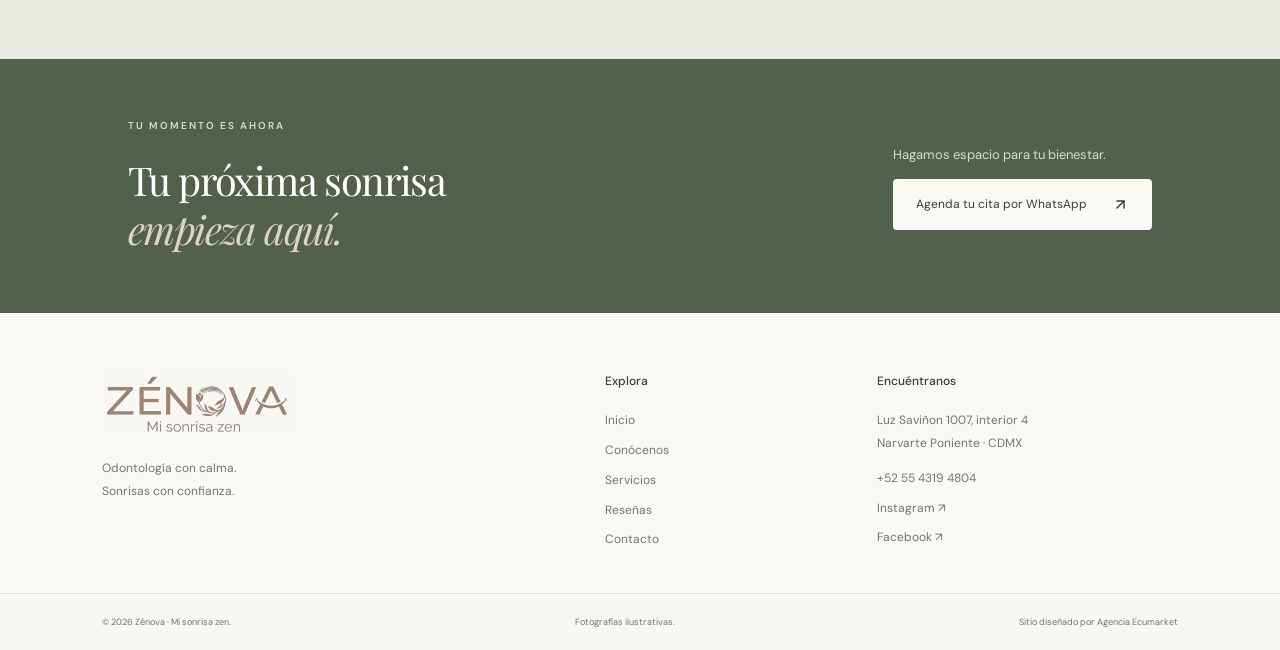
<file: servicios.html>
<!DOCTYPE html><html lang="es"><head><meta charset="utf-8"><meta name="viewport" content="width=device-width,initial-scale=1"><meta name="description" content="Zénova, clínica dental en Narvarte, Ciudad de México. Ortodoncia, diseño de sonrisa y atención cercana."><title>Zénova · servicios</title><link rel="stylesheet" href="assets/styles.css"><script defer src="assets/site.js"></script></head><body><div class="topbar">UN ESPACIO PARA TU SONRISA. UN MOMENTO PARA TI. <span>Narvarte · Ciudad de México</span></div><header><a class="brand" href="index.html" aria-label="Zénova inicio"><img src="assets/logo.webp" alt="Zénova · Mi sonrisa zen"/></a><nav class=""><a class="" href="index.html">Inicio</a><a class="" href="conocenos.html">Conócenos</a><a class="active" href="servicios.html">Servicios</a><a class="" href="resenas.html">Reseñas</a><a class="" href="contacto.html">Contacto</a></nav><a class="header-cta" href="https://wa.me/525543194804" target="_blank" rel="noreferrer">Agenda tu cita <svg xmlns="http://www.w3.org/2000/svg" width="16" height="16" viewBox="0 0 24 24" fill="none" stroke="currentColor" stroke-width="2" stroke-linecap="round" stroke-linejoin="round" class="lucide lucide-arrow-up-right" aria-hidden="true"><path d="M7 7h10v10"></path><path d="M7 17 17 7"></path></svg></a><button class="menu" aria-label="Abrir menú"><svg xmlns="http://www.w3.org/2000/svg" width="24" height="24" viewBox="0 0 24 24" fill="none" stroke="currentColor" stroke-width="2" stroke-linecap="round" stroke-linejoin="round" class="lucide lucide-menu" aria-hidden="true"><path d="M4 5h16"></path><path d="M4 12h16"></path><path d="M4 19h16"></path></svg></button></header><main><section class="page-intro"><div class="eyebrow">NUESTROS SERVICIOS</div><h1>Tu salud es el inicio.<br/><em>Tu sonrisa, el camino.</em></h1><p>Conoce nuestras áreas de atención. Cada tratamiento comienza con una valoración individual.</p></section><section class="section services-layout"><div class="service-photo tall"><img src="assets/care.webp" alt="Valoración dental ilustrativa"/><span>ATENCIÓN PENSADA PARA TI</span></div><div class="service-list"><article><span class="num">01</span><div><h3>Ortodoncia</h3><p>Acompañamos el cuidado de la posición de tus dientes con una evaluación y un plan adaptado a tu sonrisa.</p><button class="detail" aria-expanded="false">Conoce el tratamiento <svg xmlns="http://www.w3.org/2000/svg" width="16" height="16" viewBox="0 0 24 24" fill="none" stroke="currentColor" stroke-width="2" stroke-linecap="round" stroke-linejoin="round" class="lucide lucide-plus" aria-hidden="true"><path d="M5 12h14"></path><path d="M12 5v14"></path></svg></button></div><a aria-label="Consultar Ortodoncia" href="https://wa.me/525543194804?text=Hola%2C%20quiero%20informaci%C3%B3n%20de%20Ortodoncia" class="circle"><svg xmlns="http://www.w3.org/2000/svg" width="23" height="23" viewBox="0 0 24 24" fill="none" stroke="currentColor" stroke-width="2" stroke-linecap="round" stroke-linejoin="round" class="lucide lucide-arrow-up-right" aria-hidden="true"><path d="M7 7h10v10"></path><path d="M7 17 17 7"></path></svg></a></article><article><span class="num">02</span><div><h3>Diseño de sonrisa</h3><p>Exploramos contigo cómo mejorar la armonía de tu sonrisa, cuidando su función y naturalidad.</p><button class="detail" aria-expanded="false">Conoce el tratamiento <svg xmlns="http://www.w3.org/2000/svg" width="16" height="16" viewBox="0 0 24 24" fill="none" stroke="currentColor" stroke-width="2" stroke-linecap="round" stroke-linejoin="round" class="lucide lucide-plus" aria-hidden="true"><path d="M5 12h14"></path><path d="M12 5v14"></path></svg></button></div><a aria-label="Consultar Diseño de sonrisa" href="https://wa.me/525543194804?text=Hola%2C%20quiero%20informaci%C3%B3n%20de%20Dise%C3%B1o%20de%20sonrisa" class="circle"><svg xmlns="http://www.w3.org/2000/svg" width="23" height="23" viewBox="0 0 24 24" fill="none" stroke="currentColor" stroke-width="2" stroke-linecap="round" stroke-linejoin="round" class="lucide lucide-arrow-up-right" aria-hidden="true"><path d="M7 7h10v10"></path><path d="M7 17 17 7"></path></svg></a></article><article><span class="num">03</span><div><h3>Valoración dental</h3><p>El primer paso para entender tu salud bucal y tomar decisiones con tranquilidad.</p><button class="detail" aria-expanded="false">Conoce el tratamiento <svg xmlns="http://www.w3.org/2000/svg" width="16" height="16" viewBox="0 0 24 24" fill="none" stroke="currentColor" stroke-width="2" stroke-linecap="round" stroke-linejoin="round" class="lucide lucide-plus" aria-hidden="true"><path d="M5 12h14"></path><path d="M12 5v14"></path></svg></button></div><a aria-label="Consultar Valoración dental" href="https://wa.me/525543194804?text=Hola%2C%20quiero%20informaci%C3%B3n%20de%20Valoraci%C3%B3n%20dental" class="circle"><svg xmlns="http://www.w3.org/2000/svg" width="23" height="23" viewBox="0 0 24 24" fill="none" stroke="currentColor" stroke-width="2" stroke-linecap="round" stroke-linejoin="round" class="lucide lucide-arrow-up-right" aria-hidden="true"><path d="M7 7h10v10"></path><path d="M7 17 17 7"></path></svg></a></article></div></section><section class="section process"><div class="eyebrow">TU PRIMERA VISITA</div><h2>Todo empieza con una conversación.</h2><div class="values"><article><span>01</span><h3>Agenda</h3><p>Escríbenos y coordinamos tu cita.</p></article><article><span>02</span><h3>Cuéntanos</h3><p>Nos gustaría conocer tus inquietudes y objetivos.</p></article><article><span>03</span><h3>Conoce tu plan</h3><p>Te explicamos las opciones y los siguientes pasos.</p></article></div><p class="source-note">La indicación, duración y resultados de cada tratamiento dependen de la valoración profesional. Consulta disponibilidad y costos directamente con la clínica.</p></section><section class="cta-band"><div><div class="eyebrow">TU MOMENTO ES AHORA</div><h2>Tu próxima sonrisa<br/><em>empieza aquí.</em></h2></div><div><p>Hagamos espacio para tu bienestar.</p><a class="button light" href="https://wa.me/525543194804" target="_blank" rel="noreferrer">Agenda tu cita por WhatsApp<svg xmlns="http://www.w3.org/2000/svg" width="17" height="17" viewBox="0 0 24 24" fill="none" stroke="currentColor" stroke-width="2" stroke-linecap="round" stroke-linejoin="round" class="lucide lucide-arrow-up-right" aria-hidden="true"><path d="M7 7h10v10"></path><path d="M7 17 17 7"></path></svg></a></div></section></main><footer><div class="footer-main"><div><img src="assets/logo.webp" alt="Zénova"/><p>Odontología con calma.<br/>Sonrisas con confianza.</p></div><div><h4>Explora</h4><a href="index.html">Inicio</a><a href="conocenos.html">Conócenos</a><a href="servicios.html">Servicios</a><a href="resenas.html">Reseñas</a><a href="contacto.html">Contacto</a></div><div><h4>Encuéntranos</h4><p>Luz Saviñon 1007, interior 4<br/>Narvarte Poniente · CDMX</p><a href="tel:+525543194804">+52 55 4319 4804</a><a href="https://www.instagram.com/zenova_cdmx/" target="_blank" rel="noreferrer">Instagram ↗</a><a href="https://www.facebook.com/manolaopthomzox" target="_blank" rel="noreferrer">Facebook ↗</a></div></div><div class="footer-bottom"><span>© 2026 Zénova · Mi sonrisa zen.</span><span>Fotografías ilustrativas.</span><a href="https://agenciaecumarket.com" target="_blank" rel="noreferrer">Sitio diseñado por Agencia Ecumarket</a></div></footer><a class="floating-wa" href="https://wa.me/525543194804" aria-label="Contactar por WhatsApp" target="_blank" rel="noreferrer"><svg xmlns="http://www.w3.org/2000/svg" width="26" height="26" viewBox="0 0 24 24" fill="none" stroke="currentColor" stroke-width="2" stroke-linecap="round" stroke-linejoin="round" class="lucide lucide-message-circle" aria-hidden="true"><path d="M2.992 16.342a2 2 0 0 1 .094 1.167l-1.065 3.29a1 1 0 0 0 1.236 1.168l3.413-.998a2 2 0 0 1 1.099.092 10 10 0 1 0-4.777-4.719"></path></svg></a></body></html>
</file>
<file: assets/styles.css>
@import url('https://fonts.googleapis.com/css2?family=DM+Sans:wght@400;500;600;700&family=Manrope:wght@400;500;600;700&family=Playfair+Display:ital,wght@0,400;0,500;1,400;1,500&display=swap');
:root{--ink:#393b35;--muted:#74766e;--taupe:#9f8c7e;--cream:#f7f6f2;--line:#deded5;--green:#515e4b}*{box-sizing:border-box}body{margin:0;background:var(--cream);color:var(--ink);font-family:'DM Sans',sans-serif;font-size:15px}a{color:inherit;text-decoration:none}button,input,select{font:inherit}button,a,input,select{ -webkit-tap-highlight-color:transparent}a,button{transition:background .2s,color .2s,transform .2s}a:focus-visible,button:focus-visible{outline:3px solid #a18f78;outline-offset:5px}img{max-width:100%;display:block}p{line-height:1.8;color:var(--muted)}h1,h2,h3,p{margin-top:0}h1,h2{font-family:'Playfair Display',Georgia,serif;font-weight:400;letter-spacing:-1.6px}h1{font-size:clamp(44px,4.5vw,70px);line-height:1.13;margin-bottom:24px}h2{font-size:clamp(34px,3.1vw,48px);line-height:1.22}h3{font-weight:500;font-size:23px}em{font-weight:400;color:#948374}.topbar{background:#e9e8e0;padding:10px 6%;font-size:9px;letter-spacing:1.8px;display:flex;justify-content:space-between}.topbar span{letter-spacing:.5px}header{height:100px;display:flex;align-items:center;justify-content:space-between;padding:0 6%;background:#fffefb;border-bottom:1px solid #eeeae3}.brand{width:178px}.brand img{width:100%;mix-blend-mode:multiply}nav{display:flex;gap:32px}nav a{font-size:13px;position:relative;padding:13px 0}nav a.active:after{content:'';position:absolute;bottom:3px;left:0;width:100%;height:1px;background:var(--taupe)}.header-cta{border:1px solid #a99b8d;border-radius:4px;padding:13px 18px;font-size:12px;display:flex;gap:15px;align-items:center}.menu{display:none}.hero{display:grid;grid-template-columns:1.1fr 1fr;min-height:630px;padding:30px 3% 40px 6%;gap:35px}.hero-copy{padding-top:47px}.eyebrow{font-size:10px;letter-spacing:2px;font-weight:600;margin-bottom:24px;display:flex;align-items:center;gap:10px;color:#747a66}.eyebrow span{width:6px;height:6px;background:#78816e;border-radius:50%}.hero-copy>p{max-width:430px;font-size:14px;line-height:1.9}.hero-actions{display:flex;gap:24px;align-items:center;margin-top:29px;flex-wrap:wrap}.button{background:var(--green);color:white;display:inline-flex;justify-content:space-between;gap:25px;align-items:center;border:0;border-radius:4px;padding:17px 23px;font-size:12px;cursor:pointer}.button:hover{background:#37432f;transform:translateY(-2px)}.button.light{background:#faf9f4;color:var(--ink)}.text-link{font-size:12px;display:inline-flex;align-items:center;gap:13px;border-bottom:1px solid #b6b5a9;padding:9px 0}.hero-photo{position:relative;min-height:560px;border-radius:160px 6px 6px 6px;overflow:hidden}.hero-photo>img{width:100%;height:100%;object-fit:cover;position:absolute;object-position:60% center}.photo-tag{position:absolute;bottom:35px;left:25px;padding:18px 23px;background:#ffffffdd;backdrop-filter:blur(8px);border-radius:4px;display:flex;gap:12px;align-items:center;font-size:13px}.photo-note{position:absolute;bottom:12px;right:14px;font-size:7px;letter-spacing:1.5px;color:#fff}.hero-rating{display:flex;gap:13px;align-items:center;margin-top:44px}.rating-number{font-family:Georgia,serif;font-size:33px}.stars{color:#9b8967;letter-spacing:3px;font-size:12px}.hero-rating small{display:block;font-size:9px;margin-top:4px;color:var(--muted)}.rating-rule{height:31px;width:1px;background:var(--line);margin:0 7px}.hero-rating p{font-size:10px;margin:0;line-height:1.6}.benefits{margin:0 6%;padding:28px 0;border-top:1px solid var(--line);border-bottom:1px solid var(--line);display:flex;justify-content:space-between;gap:15px}.benefits span{display:flex;gap:13px;align-items:center;font-size:12px}.benefits svg{width:19px;color:#8b9381;stroke-width:1.2}.section{padding:85px 8%}.section-heading{display:flex;justify-content:space-between;align-items:center;margin-bottom:35px;gap:30px}.section-heading h2{margin:0}.section-heading p{font-size:13px}.services-layout{display:grid;grid-template-columns:.9fr 1.15fr;gap:65px;align-items:center}.service-photo{position:relative;height:370px;overflow:hidden;border-radius:5px}.service-photo img{width:100%;height:100%;object-fit:cover}.service-photo>span{position:absolute;bottom:0;left:0;right:0;padding:20px;background:#2224;color:white;font-size:9px;letter-spacing:2px}.service-list article{display:flex;align-items:flex-start;gap:20px;padding:25px 0;border-bottom:1px solid var(--line)}.service-list article:first-child{border-top:1px solid var(--line)}.num{color:#9e998b;font-size:11px;padding-top:8px}.service-list h3{margin-bottom:10px;font-size:23px}.service-list p{font-size:13px;margin:0}.circle{border:1px solid #d2d3c9;border-radius:50%;min-width:38px;height:38px;display:flex;justify-content:center;align-items:center;margin-left:auto;color:#787f6a}.circle:hover{background:#e4e7dc}.more{margin-top:26px}.about-band{padding:75px 15%;position:relative;background:#e9ebe2;text-align:center;overflow:hidden}.about-band .eyebrow{justify-content:center}.about-band p{max-width:610px;margin:0 auto 20px;font-size:14px}.zen-mark{position:absolute;right:-10px;bottom:-70px;font-family:Georgia,serif;font-size:260px;font-style:italic;opacity:.04;pointer-events:none}.reviews{display:grid;grid-template-columns:repeat(3,1fr);gap:20px}.review{background:#fffefb;border:1px solid #e8e6dd;padding:28px 26px;border-radius:5px;display:flex;flex-direction:column}.review>p{font-size:13px;margin:20px 0 28px;flex:1}.reviewer{display:flex;align-items:center;gap:10px}.reviewer>span:first-child{background:#eeeae1;width:34px;height:34px;border-radius:50%;display:grid;place-items:center;font-size:10px}.reviewer b{font-size:10px;font-weight:500}.reviewer small{font-size:9px;display:block;margin-top:4px;color:var(--muted)}.reviewer .google{margin-left:auto;font-weight:bold;font-size:19px;color:#788774}.source-note{font-size:10px;line-height:1.7;margin-top:22px}.cta-band{background:#53604c;color:white;padding:60px 10%;display:flex;justify-content:space-between;align-items:center}.cta-band h2{margin:0}.cta-band em{color:#dbd4c4}.cta-band p,.cta-band .eyebrow{color:#d6ddcc}.cta-band p{font-size:13px}.footer-main{padding:60px 8% 35px;display:grid;grid-template-columns:2fr 1fr 1.3fr;gap:40px;background:#f9f8f5}.footer-main img{width:190px;mix-blend-mode:multiply;margin-bottom:20px}.footer-main p,.footer-main a{font-size:12px;line-height:1.9}.footer-main a{display:block;margin-bottom:7px;color:var(--muted)}.footer-main h4{font-size:12px;font-weight:500;margin-top:0;margin-bottom:20px}.footer-bottom{padding:22px 8%;border-top:1px solid var(--line);display:flex;justify-content:space-between;gap:15px;font-size:9px;color:var(--muted)}.floating-wa{position:fixed;right:24px;bottom:24px;background:#53684d;color:white;box-shadow:0 4px 16px #0002;width:53px;height:53px;display:grid;place-items:center;border-radius:50%;z-index:10}.page-intro{text-align:center;padding:70px 20px 55px;background:#eeeee7}.page-intro .eyebrow{justify-content:center}.page-intro p{max-width:600px;margin:0 auto}.story{display:grid;grid-template-columns:1fr 1fr;gap:70px;align-items:center}.story img{height:530px;width:100%;object-fit:cover;border-radius:120px 5px 5px 5px}.story p{font-size:14px}.philosophy{display:grid;grid-template-columns:1fr 1fr;gap:70px;background:#e8ebe1}.philosophy span{font-size:10px;letter-spacing:2px}.philosophy h2{font-size:35px;margin-top:20px}.values{display:grid;grid-template-columns:repeat(4,1fr);gap:35px;margin-top:40px}.values h3{margin:18px 0 12px;font-size:21px}.values p{font-size:13px}.values svg{color:#9f8c7e}.objectives{border-top:1px solid var(--line);padding-top:30px;margin-top:40px}.objectives p{max-width:800px}.detail{border:0;padding:15px 0 0;background:none;display:flex;gap:20px;font-size:11px;color:var(--green);cursor:pointer}.expanded{margin-top:15px;background:#eeeee6;padding:15px}.expanded a{display:block;font-size:12px;text-decoration:underline;margin-top:15px}.service-photo.tall{height:490px}.process{background:#e9ebe2}.process .values{grid-template-columns:repeat(3,1fr)}.process .values>article{border-top:1px solid #c4cabb;padding-top:20px}.big-rating{font-family:Georgia,serif;font-size:60px;display:flex;align-items:center;justify-content:center;gap:20px;margin-bottom:25px}.big-rating>span{font:18px 'DM Sans',sans-serif;color:#97856b}.big-rating small{display:block;font-size:10px;margin-top:10px;color:var(--muted)}.center{text-align:center;margin-top:35px}.contact-grid{display:grid;grid-template-columns:1fr 1fr;gap:80px}.contact-grid h2{font-size:36px}.contact-item{display:flex;gap:20px;margin:30px 0;font-size:15px;line-height:1.8}.contact-item svg{width:20px;color:var(--taupe)}.contact-item small{display:block;font-size:9px;letter-spacing:1.5px;margin-bottom:8px;color:var(--muted)}.contact-grid p{font-size:12px}.socials{display:flex;gap:25px}.socials a{display:flex;align-items:center;gap:7px;font-size:12px}.payments{border-top:1px solid var(--line);padding-top:20px;margin-top:30px}.contact-grid form{background:#eaece3;padding:40px;border-radius:5px}.contact-grid form h3{font-family:Georgia,serif;font-size:31px}.contact-grid label{font-size:12px;display:block;margin:24px 0 10px}.contact-grid input,.contact-grid select{width:100%;padding:14px;border:1px solid #d4d7cb;background:#fbfbf7;border-radius:3px;color:var(--ink)}form .button{width:100%;margin:25px 0 13px}form small{font-size:10px;color:var(--muted);line-height:1.7;display:block}.map-section{position:relative;margin:0 8% 80px}.map-section iframe{width:100%;height:380px;border:0;border-radius:5px}.map-section>a{position:absolute;bottom:22px;left:22px;background:#fff;padding:15px;display:flex;gap:25px;font-size:13px}
@media(min-width:1600px){main,header,.topbar,footer{max-width:1800px;margin:auto}.hero{min-height:750px}.hero-photo{min-height:650px}.hero-copy{padding-top:80px}}
@media(max-width:1000px){nav{gap:18px}.hero{gap:20px}.hero-actions{gap:10px}.hero-copy{padding-top:30px}.hero-rating p{display:none}.rating-rule{display:none}.services-layout{gap:35px}.benefits{flex-wrap:wrap}.benefits span{width:44%}.section{padding:65px 6%}.review{padding:22px 18px}.story,.contact-grid{gap:35px}.values{gap:20px}.hero-photo{min-height:520px}.hero{min-height:580px}.hero h1{font-size:50px}}
@media(max-width:720px){.topbar{font-size:7px;justify-content:center;padding:9px 3%}.topbar span{display:none}header{height:80px;padding:0 5%;position:relative;z-index:20}.brand{width:140px}.header-cta{margin-left:auto;margin-right:15px;padding:10px;font-size:10px;gap:7px}.menu{display:block;border:0;background:transparent;padding:4px;color:var(--ink)}nav{display:none;position:absolute;top:80px;left:0;right:0;padding:20px;background:#fffefb;border-bottom:1px solid var(--line)}nav.open{display:flex;flex-direction:column;gap:5px}nav a{padding:12px}.hero{display:flex;flex-direction:column;padding:38px 5% 25px;gap:30px}.hero-copy{padding:0}.hero h1{font-size:48px}.eyebrow{font-size:8px;letter-spacing:1.6px;margin-bottom:20px}.hero-copy>p{font-size:13px}.hero-actions{gap:17px}.hero-rating{margin-top:25px}.hero-photo{min-height:410px;border-radius:100px 5px 5px 5px}.hero-photo img{object-position:center 35%}.photo-tag{bottom:25px;left:20px;font-size:11px;padding:14px}.benefits{margin:0 5%;padding:22px 0;gap:20px 10px}.benefits span{font-size:10px;gap:8px;width:48%}.section{padding:55px 6%}.section-heading{display:block}.section-heading p,.section-heading>a{margin-top:20px}.section-heading h2{font-size:35px}.services-layout{grid-template-columns:1fr;gap:25px}.service-photo{height:290px}.service-list article{padding:23px 0}.service-list h3{font-size:21px}.about-band{padding:55px 7%}.about-band h2{font-size:34px}.reviews{grid-template-columns:1fr}.review{padding:26px}.review p{font-size:14px}.reviewer b{font-size:12px}.reviewer small{font-size:10px}.cta-band{padding:45px 7%;display:block}.cta-band h2{font-size:40px}.cta-band>div+div{margin-top:27px}.footer-main{grid-template-columns:1fr 1fr;padding:45px 7% 25px;gap:30px}.footer-main>div:first-child{grid-column:1/-1}.footer-main img{width:160px}.footer-bottom{flex-direction:column;padding:20px 7% 85px;gap:12px}.page-intro{padding:50px 6%}.page-intro h1{font-size:42px}.page-intro p{font-size:13px}.story{grid-template-columns:1fr;gap:35px}.story img{height:350px}.philosophy{grid-template-columns:1fr;gap:25px}.values{grid-template-columns:1fr 1fr}.process .values{grid-template-columns:1fr}.service-photo.tall{height:320px}.contact-grid{grid-template-columns:1fr;gap:30px}.contact-grid form{padding:28px}.big-rating{font-size:50px}.big-rating small{font-size:9px}.floating-wa{width:48px;height:48px;right:16px;bottom:16px}.map-section{margin:0 6% 50px}}
</file>
